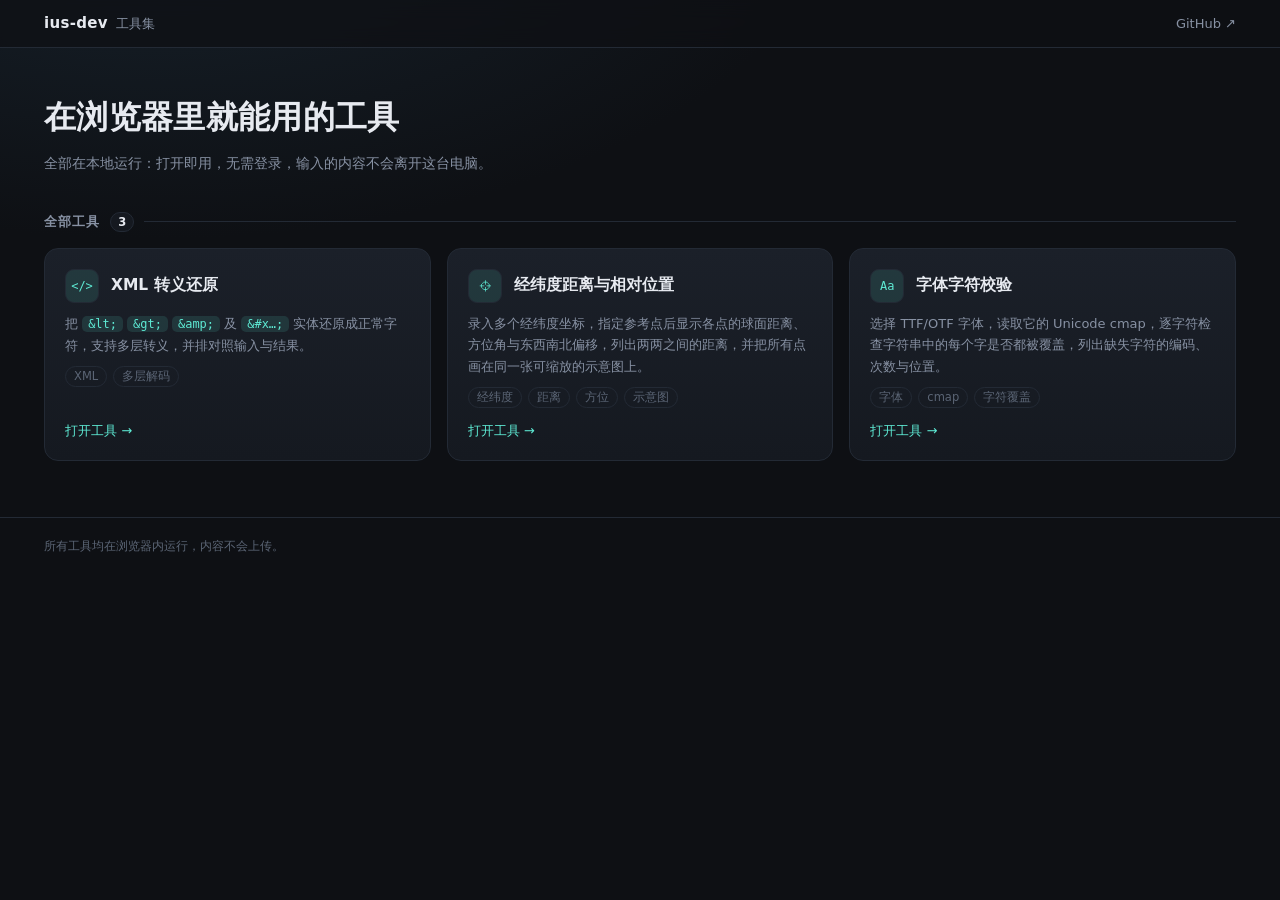
<file: index.html>
<!DOCTYPE html>
<html lang="zh-CN">
<head>
<meta charset="utf-8">
<meta name="viewport" content="width=device-width, initial-scale=1">
<title>ius-dev 工具集</title>
<meta name="description" content="一组在浏览器本地运行的小工具，内容不上传、不留存。">
<link rel="icon" href="assets/favicon.svg" type="image/svg+xml">
<link rel="stylesheet" href="assets/style.css">
</head>
<body>

<header class="site-header">
  <div class="wrap">
    <a class="brand" href="./">ius-dev <span>工具集</span></a>
    <a class="nav-back" href="https://github.com/ius-dev" target="_blank" rel="noopener">GitHub ↗</a>
  </div>
</header>

<main class="wrap">

  <section class="hero">
    <h1>在浏览器里就能用的工具</h1>
    <p>全部在本地运行：打开即用，无需登录，输入的内容不会离开这台电脑。</p>
  </section>

  <h2 class="section-title">全部工具 <span class="count">3</span></h2>

  <ul class="tool-grid">
    <li>
      <a class="tool-card" href="tools/xml-unescape.html">
        <div class="tool-card-head">
          <span class="tool-icon" aria-hidden="true">&lt;/&gt;</span>
          <h3>XML 转义还原</h3>
        </div>
        <p>把 <code>&amp;lt;</code> <code>&amp;gt;</code> <code>&amp;amp;</code> 及 <code>&amp;#x…;</code> 实体还原成正常字符，支持多层转义，并排对照输入与结果。</p>
        <div class="tool-tags">
          <span>XML</span>
          <span>多层解码</span>
        </div>
        <span class="tool-enter">打开工具 →</span>
      </a>
    </li>
    <li>
      <a class="tool-card" href="tools/coord-distance.html">
        <div class="tool-card-head">
          <span class="tool-icon" aria-hidden="true">⌖</span>
          <h3>经纬度距离与相对位置</h3>
        </div>
        <p>录入多个经纬度坐标，指定参考点后显示各点的球面距离、方位角与东西南北偏移，列出两两之间的距离，并把所有点画在同一张可缩放的示意图上。</p>
        <div class="tool-tags">
          <span>经纬度</span>
          <span>距离</span>
          <span>方位</span>
          <span>示意图</span>
        </div>
        <span class="tool-enter">打开工具 →</span>
      </a>
    </li>
    <li>
      <a class="tool-card" href="tools/font-char-check.html">
        <div class="tool-card-head">
          <span class="tool-icon" aria-hidden="true">Aa</span>
          <h3>字体字符校验</h3>
        </div>
        <p>选择 TTF/OTF 字体，读取它的 Unicode cmap，逐字符检查字符串中的每个字是否都被覆盖，列出缺失字符的编码、次数与位置。</p>
        <div class="tool-tags">
          <span>字体</span>
          <span>cmap</span>
          <span>字符覆盖</span>
        </div>
        <span class="tool-enter">打开工具 →</span>
      </a>
    </li>
  </ul>

</main>

<footer class="site-footer">
  <div class="wrap">
    <p>所有工具均在浏览器内运行，内容不会上传。</p>
  </div>
</footer>

</body>
</html>
</file>
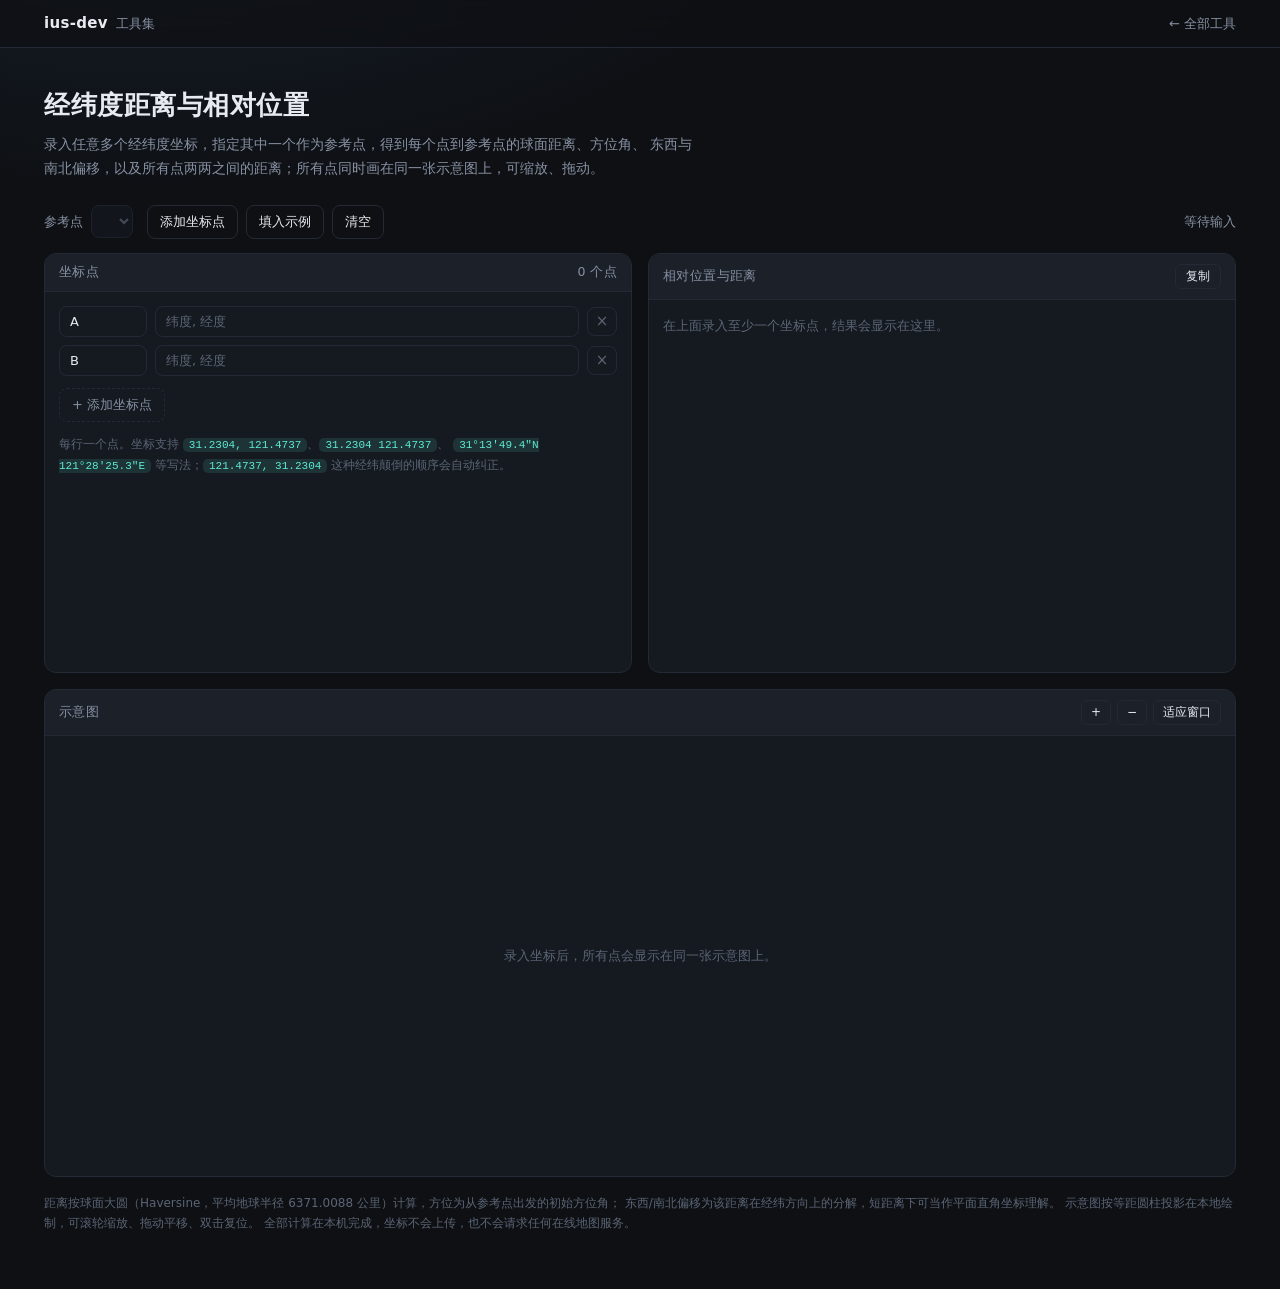
<file: tools/coord-distance.html>
<!DOCTYPE html>
<html lang="zh-CN">
<head>
<meta charset="utf-8">
<meta name="viewport" content="width=device-width, initial-scale=1">
<title>经纬度距离与相对位置 · ius-dev 工具集</title>
<meta name="description" content="录入多个经纬度坐标，计算各点之间距离、相对参考点的方位角与东西南北偏移，全部在浏览器本地处理。">
<link rel="icon" href="../assets/favicon.svg" type="image/svg+xml">
<link rel="stylesheet" href="../assets/style.css">
</head>
<body>

<header class="site-header">
  <div class="wrap">
    <a class="brand" href="../">ius-dev <span>工具集</span></a>
    <a class="nav-back" href="../">← 全部工具</a>
  </div>
</header>

<main class="wrap">

  <header class="tool-head">
    <h1>经纬度距离与相对位置</h1>
    <p>
      录入任意多个经纬度坐标，指定其中一个作为参考点，得到每个点到参考点的球面距离、方位角、
      东西与南北偏移，以及所有点两两之间的距离；所有点同时画在同一张示意图上，可缩放、拖动。
    </p>
  </header>

  <section class="toolbar">
    <label for="origin">
      参考点
      <select id="origin"></select>
    </label>
    <div class="actions">
      <button id="add" type="button">添加坐标点</button>
      <button id="sample" type="button">填入示例</button>
      <button id="clear" type="button">清空</button>
    </div>
    <div class="status" id="status">等待输入</div>
  </section>

  <section class="panes">
    <div class="pane">
      <div class="pane-head">
        <span>坐标点</span>
        <span class="meta"><span id="count">0 个点</span></span>
      </div>
      <div class="pane-body">
        <div class="field-rows" id="rows"></div>
        <button id="add2" class="field-add" type="button">+ 添加坐标点</button>
        <p class="pane-hint">
          每行一个点。坐标支持 <code>31.2304, 121.4737</code>、<code>31.2304 121.4737</code>、
          <code>31°13'49.4"N 121°28'25.3"E</code> 等写法；<code>121.4737, 31.2304</code>
          这种经纬颠倒的顺序会自动纠正。
        </p>
      </div>
    </div>
    <div class="pane">
      <div class="pane-head">
        <span>相对位置与距离</span>
        <span class="meta">
          <button id="copy" class="copy" type="button">复制</button>
        </span>
      </div>
      <div class="pane-body" id="results"></div>
    </div>
  </section>

  <section class="pane map-pane">
    <div class="pane-head">
      <span>示意图</span>
      <span class="meta">
        <span class="zoom-group">
          <button id="zoomIn" type="button" title="放大" aria-label="放大">+</button>
          <button id="zoomOut" type="button" title="缩小" aria-label="缩小">−</button>
          <button id="zoomFit" type="button">适应窗口</button>
        </span>
      </span>
    </div>
    <div class="map-stage" id="mapStage">
      <svg id="map" xmlns="http://www.w3.org/2000/svg" role="img" aria-label="坐标点示意图"></svg>
      <p class="map-empty" id="mapEmpty">录入坐标后，所有点会显示在同一张示意图上。</p>
    </div>
  </section>

  <footer class="tool-footer">
    距离按球面大圆（Haversine，平均地球半径 6371.0088 公里）计算，方位为从参考点出发的初始方位角；
    东西/南北偏移为该距离在经纬方向上的分解，短距离下可当作平面直角坐标理解。
    示意图按等距圆柱投影在本地绘制，可滚轮缩放、拖动平移、双击复位。
    全部计算在本机完成，坐标不会上传，也不会请求任何在线地图服务。
  </footer>

</main>

<script>
(function () {
  'use strict';

  var EARTH_R = 6371008.8;
  var M_PER_DEG = Math.PI * EARTH_R / 180;   // ≈ 111194.9 米
  var DIRS = ['北', '北北东', '东北', '东北东', '东', '东南东', '东南', '南南东',
              '南', '南南西', '西南', '西南西', '西', '西北西', '西北', '北北西'];

  var SAMPLE = [
    ['人民广场', '31.2304, 121.4737'],
    ['外滩', '31.2397, 121.4903'],
    ['陆家嘴', '31.2397, 121.4998'],
    ['虹桥火车站', '31.1946, 121.3196']
  ];

  function toRad(deg) { return deg * Math.PI / 180; }

  /* ---------- 坐标解析 ---------- */

  // 单个数值段：支持 31.2304 / 31°13'49.4" / 带 N S E W 后缀
  function parseChunk(chunk) {
    var nums = chunk.match(/-?\d+(?:\.\d+)?/g);
    if (!nums || nums.length > 3) { return null; }
    var hemi = (chunk.match(/[NSEWnsew]/) || [''])[0].toUpperCase();
    var negative = /^\s*-/.test(chunk) || hemi === 'S' || hemi === 'W';
    var scale = [1, 60, 3600];
    var value = 0;
    for (var i = 0; i < nums.length; i++) {
      value += Math.abs(parseFloat(nums[i])) / scale[i];
    }
    return negative ? -value : value;
  }

  function parseCoords(text) {
    var s = String(text).replace(/[，、；;]/g, ',').replace(/\s+/g, ' ').trim();
    if (!s) { return null; }
    // 半球字母与其后的数值之间补逗号，兼容 31.2N 121.4E、31°13'49"N 121°28'25"E
    s = s.replace(/([NSEWnsew])(?= ?-?\d)/g, '$1,');

    function splitBy(sep) {
      return s.split(sep).map(function (part) { return part.trim(); })
        .filter(function (part) { return part !== ''; });
    }

    var chunks = splitBy(',');
    if (chunks.length !== 2) { chunks = splitBy(' '); }
    if (chunks.length !== 2) { return null; }

    var first = parseChunk(chunks[0]);
    var second = parseChunk(chunks[1]);
    if (first === null || second === null) { return null; }

    var h1 = (chunks[0].match(/[NSEWnsew]/) || [''])[0].toUpperCase();
    var h2 = (chunks[1].match(/[NSEWnsew]/) || [''])[0].toUpperCase();

    var lat = first;
    var lng = second;
    if (h1 === 'E' || h1 === 'W' || h2 === 'N' || h2 === 'S') {
      lat = second;
      lng = first;
    } else if (Math.abs(lat) > 90 && Math.abs(lng) <= 90) {
      lat = second;
      lng = first;
    }

    if (!isFinite(lat) || !isFinite(lng)) { return null; }
    if (Math.abs(lat) > 90 || Math.abs(lng) > 180) { return null; }
    return { lat: lat, lng: lng };
  }

  /* ---------- 几何计算 ---------- */

  function distance(a, b) {
    var dLat = toRad(b.lat - a.lat);
    var dLng = toRad(b.lng - a.lng);
    var h = Math.sin(dLat / 2) * Math.sin(dLat / 2)
      + Math.cos(toRad(a.lat)) * Math.cos(toRad(b.lat)) * Math.sin(dLng / 2) * Math.sin(dLng / 2);
    return 2 * EARTH_R * Math.asin(Math.min(1, Math.sqrt(h)));
  }

  function bearing(a, b) {
    var p1 = toRad(a.lat);
    var p2 = toRad(b.lat);
    var dl = toRad(b.lng - a.lng);
    var y = Math.sin(dl) * Math.cos(p2);
    var x = Math.cos(p1) * Math.sin(p2) - Math.sin(p1) * Math.cos(p2) * Math.cos(dl);
    return (Math.atan2(y, x) * 180 / Math.PI + 360) % 360;
  }

  function dirName(deg) {
    return DIRS[Math.round((((deg % 360) + 360) % 360) / 22.5) % 16];
  }

  // 同时给出距离、方位与东西/南北偏移
  function relation(a, b) {
    var d = distance(a, b);
    if (d < 0.5) {
      return { dist: d, bearing: null, dir: '同一点', east: 0, north: 0 };
    }
    var brg = bearing(a, b);
    return {
      dist: d,
      bearing: brg,
      dir: dirName(brg),
      east: d * Math.sin(toRad(brg)),
      north: d * Math.cos(toRad(brg))
    };
  }

  /* ---------- 格式化 ---------- */

  function fmtDist(m) {
    if (!isFinite(m)) { return '—'; }
    if (m < 1) { return m.toFixed(2) + ' 米'; }
    if (m < 1000) { return m.toFixed(1) + ' 米'; }
    if (m < 10000) { return (m / 1000).toFixed(2) + ' 公里'; }
    if (m < 100000) { return (m / 1000).toFixed(1) + ' 公里'; }
    return Math.round(m / 1000).toLocaleString('zh-CN') + ' 公里';
  }

  function fmtOffset(m) {
    if (Math.abs(m) < 0.5) { return '0'; }
    return (m > 0 ? '+' : '−') + fmtDist(Math.abs(m));
  }

  function fmtBearing(rel) {
    return rel.bearing === null ? '—' : rel.bearing.toFixed(1) + '°';
  }

  function fmtCoord(p) {
    return p.lat.toFixed(6) + ', ' + p.lng.toFixed(6);
  }

  function fmtShortDist(m) {
    if (m >= 1000) {
      var km = m / 1000;
      return (km >= 10 ? km.toFixed(0) : km.toFixed(1)) + ' 公里';
    }
    if (m < 1) { return (m * 100).toFixed(m * 100 < 10 ? 1 : 0) + ' 厘米'; }
    return (m >= 10 ? Math.round(m) : m.toFixed(1)) + ' 米';
  }

  // 取 1 / 2 / 5 × 10ⁿ 的“整齐”刻度
  function niceStep(rough) {
    if (!isFinite(rough) || rough <= 0) { return 1; }
    var pow = Math.pow(10, Math.floor(Math.log(rough) / Math.LN10));
    var n = rough / pow;
    var mult = n <= 1 ? 1 : n <= 2 ? 2 : n <= 5 ? 5 : 10;
    return mult * pow;
  }

  function decimalsFor(step) {
    var d = Math.ceil(-Math.log(step) / Math.LN10);
    return Math.max(0, Math.min(6, d));
  }

  function esc(text) {
    return String(text).replace(/[&<>"']/g, function (c) {
      return { '&': '&amp;', '<': '&lt;', '>': '&gt;', '"': '&quot;', "'": '&#39;' }[c];
    });
  }

  /* ---------- 页面状态 ---------- */

  var els = {
    rows: document.getElementById('rows'),
    origin: document.getElementById('origin'),
    results: document.getElementById('results'),
    status: document.getElementById('status'),
    count: document.getElementById('count'),
    copy: document.getElementById('copy'),
    add: document.getElementById('add'),
    add2: document.getElementById('add2'),
    sample: document.getElementById('sample'),
    clear: document.getElementById('clear'),
    stage: document.getElementById('mapStage'),
    svg: document.getElementById('map'),
    mapEmpty: document.getElementById('mapEmpty'),
    zoomIn: document.getElementById('zoomIn'),
    zoomOut: document.getElementById('zoomOut'),
    zoomFit: document.getElementById('zoomFit')
  };

  var snapshot = null;
  var originSignature = '';
  var mapView = { z: 1, panX: 0, panY: 0 };
  var mapData = null;
  var mapGeom = null;

  function rowNodes() {
    return Array.prototype.slice.call(els.rows.querySelectorAll('.field-row'));
  }

  function nextName() {
    var n = els.rows.children.length;
    return n < 26 ? String.fromCharCode(65 + n) : '点 ' + (n + 1);
  }

  function addRow(name, value, focus) {
    var row = document.createElement('div');
    row.className = 'field-row';
    row.innerHTML = '<input class="coord-name" type="text" placeholder="名称" spellcheck="false">'
      + '<input class="coord-value" type="text" placeholder="纬度, 经度" spellcheck="false">'
      + '<button class="row-remove" type="button" title="删除这个点" aria-label="删除这个点">×</button>';
    row.querySelector('.coord-name').value = name || nextName();
    row.querySelector('.coord-value').value = value || '';
    els.rows.appendChild(row);
    if (focus) { row.querySelector('.coord-value').focus(); }
    return row;
  }

  function collectPoints() {
    var points = [];
    var bad = [];
    rowNodes().forEach(function (row, i) {
      var valueEl = row.querySelector('.coord-value');
      var nameEl = row.querySelector('.coord-name');
      var raw = valueEl.value.trim();
      valueEl.classList.remove('invalid');
      if (!raw) { return; }
      var parsed = parseCoords(raw);
      if (!parsed) {
        valueEl.classList.add('invalid');
        bad.push(i + 1);
        return;
      }
      points.push({
        name: nameEl.value.trim() || ('点 ' + (points.length + 1)),
        lat: parsed.lat,
        lng: parsed.lng
      });
    });
    return { points: points, bad: bad };
  }

  function buildSnapshot(points, originIndex) {
    var origin = points[originIndex];
    var rel = points.map(function (p, i) {
      if (i === originIndex) {
        return {
          name: p.name, coord: fmtCoord(p), isRef: true,
          dist: '—', bearing: '—', dir: '参考点', east: '—', north: '—'
        };
      }
      var r = relation(origin, p);
      return {
        name: p.name, coord: fmtCoord(p), isRef: false,
        dist: fmtDist(r.dist), bearing: fmtBearing(r), dir: r.dir,
        east: fmtOffset(r.east), north: fmtOffset(r.north)
      };
    });

    var pairs = [];
    for (var i = 0; i < points.length; i++) {
      for (var j = i + 1; j < points.length; j++) {
        var r = relation(points[i], points[j]);
        pairs.push({
          a: points[i].name,
          b: points[j].name,
          dist: fmtDist(r.dist),
          bearing: fmtBearing(r),
          dir: r.dir
        });
      }
    }

    return {
      origin: { name: origin.name, coord: fmtCoord(origin) },
      rel: rel,
      pairs: pairs
    };
  }

  /* ---------- 结果渲染 ---------- */

  function buildTable(title, head, body) {
    var block = document.createElement('div');
    var h = document.createElement('h4');
    h.textContent = title;
    block.appendChild(h);

    var wrap = document.createElement('div');
    wrap.className = 'table-wrap';

    var table = document.createElement('table');
    table.className = 'data-table';

    var thead = document.createElement('thead');
    var headRow = document.createElement('tr');
    head.forEach(function (text) {
      var th = document.createElement('th');
      th.textContent = text;
      headRow.appendChild(th);
    });
    thead.appendChild(headRow);
    table.appendChild(thead);

    var tbody = document.createElement('tbody');
    body.forEach(function (cells) {
      var tr = document.createElement('tr');
      cells.forEach(function (cell) {
        var td = document.createElement('td');
        var conf = typeof cell === 'string' ? { text: cell } : cell;
        td.textContent = conf.text;
        if (conf.num) { td.className = 'num'; }
        else if (conf.cls) { td.className = conf.cls; }
        tr.appendChild(td);
      });
      tbody.appendChild(tr);
    });
    table.appendChild(tbody);

    wrap.appendChild(table);
    block.appendChild(wrap);
    return block;
  }

  function renderResults(snap) {
    els.results.innerHTML = '';

    if (!snap) {
      var empty = document.createElement('p');
      empty.className = 'placeholder-text';
      empty.textContent = '在上面录入至少一个坐标点，结果会显示在这里。';
      els.results.appendChild(empty);
      return;
    }

    var refLine = document.createElement('p');
    refLine.className = 'placeholder-text';
    refLine.textContent = '参考点：' + snap.origin.name + '（' + snap.origin.coord + '）';
    els.results.appendChild(refLine);

    els.results.appendChild(buildTable(
      '到参考点的距离与方位',
      ['点', '距离', '方位', '东西偏移', '南北偏移'],
      snap.rel.map(function (r) {
        var cls = r.isRef ? 'is-ref' : '';
        return [
          { text: r.name, cls: cls },
          { text: r.dist, cls: cls },
          { text: r.isRef ? r.dir : r.bearing + ' ' + r.dir, cls: cls },
          { text: r.east, cls: cls },
          { text: r.north, cls: cls }
        ];
      })
    ));

    if (snap.pairs.length) {
      els.results.appendChild(buildTable(
        '两点之间距离',
        ['起点', '终点', '距离', '方位（起点→终点）'],
        snap.pairs.map(function (p) {
          return [p.a, p.b, p.dist, p.bearing + ' ' + p.dir];
        })
      ));
    }
  }

  function buildText(snap) {
    var out = ['参考点：' + snap.origin.name + '（' + snap.origin.coord + '）', '', '到参考点的距离与方位'];
    snap.rel.forEach(function (r) {
      if (r.isRef) { return; }
      out.push('- ' + r.name + '：' + r.dist + '，方位角 ' + r.bearing + '（' + r.dir + '）'
        + '，东西 ' + r.east + '，南北 ' + r.north);
    });
    if (snap.pairs.length) {
      out.push('', '两点之间距离');
      snap.pairs.forEach(function (p) {
        out.push('- ' + p.a + ' → ' + p.b + '：' + p.dist + '，方位角 ' + p.bearing + '（' + p.dir + '）');
      });
    }
    return out.join('\n');
  }

  /* ---------- 示意图（本地 SVG） ---------- */

  // 等距圆柱投影：以所有点的经纬度均值为原点，x 为东向米数，y 为北向米数
  function projectPoints(points) {
    var lat0 = 0;
    var lng0 = 0;
    points.forEach(function (p) { lat0 += p.lat; lng0 += p.lng; });
    lat0 /= points.length;
    lng0 /= points.length;
    var kx = M_PER_DEG * Math.cos(toRad(lat0));
    return {
      lat0: lat0,
      lng0: lng0,
      kx: kx,
      pts: points.map(function (p) {
        return {
          name: p.name, lat: p.lat, lng: p.lng,
          x: (p.lng - lng0) * kx,
          y: -(p.lat - lat0) * M_PER_DEG
        };
      })
    };
  }

  function drawMap() {
    var stage = els.stage;
    var W = Math.max(120, stage.clientWidth || 600);
    var H = Math.max(120, stage.clientHeight || 420);

    if (!mapData || !mapData.points.length) {
      els.svg.innerHTML = '';
      els.svg.setAttribute('viewBox', '0 0 ' + W + ' ' + H);
      mapGeom = null;
      els.mapEmpty.hidden = false;
      return;
    }
    els.mapEmpty.hidden = true;

    var proj = projectPoints(mapData.points);
    var pts = proj.pts;
    var originIndex = mapData.originIndex;

    var xs = pts.map(function (p) { return p.x; });
    var ys = pts.map(function (p) { return p.y; });
    var minX = Math.min.apply(null, xs);
    var maxX = Math.max.apply(null, xs);
    var minY = Math.min.apply(null, ys);
    var maxY = Math.max.apply(null, ys);
    var MIN_SPAN = 60;                    // 单点或重合点时给个可读的最小范围（米）
    var spanX = Math.max(maxX - minX, MIN_SPAN);
    var spanY = Math.max(maxY - minY, MIN_SPAN);
    var cx = (minX + maxX) / 2;
    var cy = (minY + maxY) / 2;

    var pad = 62;
    var base = Math.min((W - 2 * pad) / spanX, (H - 2 * pad) / spanY);
    if (!isFinite(base) || base <= 0) { base = 1; }
    var s = base * mapView.z;             // 当前像素/米

    function px(x) { return W / 2 + (x - cx) * s + mapView.panX; }
    function py(y) { return H / 2 + (y - cy) * s + mapView.panY; }

    mapGeom = {
      W: W, H: H, base: base, cx: cx, cy: cy,
      kx: proj.kx, lat0: proj.lat0, lng0: proj.lng0
    };

    var out = [];

    /* 经纬网 */
    var pxPerLatDeg = s * M_PER_DEG;
    var pxPerLngDeg = s * proj.kx;
    var stepLat = niceStep(78 / pxPerLatDeg);
    var stepLng = niceStep(78 / pxPerLngDeg);
    var latDec = decimalsFor(stepLat);
    var lngDec = decimalsFor(stepLng);

    var latTop = proj.lat0 - (cy + (0 - H / 2 - mapView.panY) / s) / M_PER_DEG;
    var latBottom = proj.lat0 - (cy + (H - H / 2 - mapView.panY) / s) / M_PER_DEG;
    var lngLeft = proj.lng0 + (cx + (0 - W / 2 - mapView.panX) / s) / proj.kx;
    var lngRight = proj.lng0 + (cx + (W - W / 2 - mapView.panX) / s) / proj.kx;

    var grid = [];
    for (var lng = Math.ceil(lngLeft / stepLng) * stepLng; lng <= lngRight; lng += stepLng) {
      var gx = px((lng - proj.lng0) * proj.kx);
      grid.push('<line x1="' + gx.toFixed(1) + '" y1="0" x2="' + gx.toFixed(1) + '" y2="' + H + '"/>');
      grid.push('<text x="' + (gx + 3).toFixed(1) + '" y="14" text-anchor="start">'
        + lng.toFixed(lngDec) + '°</text>');
    }
    for (var lat = Math.ceil(latBottom / stepLat) * stepLat; lat <= latTop; lat += stepLat) {
      var gy = py(-(lat - proj.lat0) * M_PER_DEG);
      grid.push('<line x1="0" y1="' + gy.toFixed(1) + '" x2="' + W + '" y2="' + gy.toFixed(1) + '"/>');
      grid.push('<text x="6" y="' + (gy - 4).toFixed(1) + '" text-anchor="start">'
        + lat.toFixed(latDec) + '°</text>');
    }
    out.push('<g class="map-grid">' + grid.join('') + '</g>');

    /* 参考点到各点的连线 */
    var origin = pts[originIndex];
    var ox = px(origin.x);
    var oy = py(origin.y);
    var links = [];
    pts.forEach(function (p, i) {
      if (i === originIndex) { return; }
      var d = distance(origin, p);
      if (d < 0.5) { return; }
      var l = { x1: ox, y1: oy, x2: px(p.x), y2: py(p.y), dist: d };
      links.push(l);
      out.push('<line class="map-link" x1="' + l.x1.toFixed(1) + '" y1="' + l.y1.toFixed(1)
        + '" x2="' + l.x2.toFixed(1) + '" y2="' + l.y2.toFixed(1) + '"/>');
    });

    /* 标签避让用的占位框 */
    var markers = pts.map(function (p) { return { x: px(p.x), y: py(p.y) }; });
    var placed = markers.map(function (m) { return { x: m.x - 7, y: m.y - 7, w: 14, h: 14 }; });

    function textWidth(text) {
      var w = 0;
      for (var i = 0; i < text.length; i++) {
        w += text.charCodeAt(i) > 0x2e80 ? 12 : 6.4;
      }
      return w;
    }

    function hits(box) {
      for (var i = 0; i < placed.length; i++) {
        var o = placed[i];
        if (box.x < o.x + o.w && box.x + box.w > o.x && box.y < o.y + o.h && box.y + box.h > o.y) {
          return true;
        }
      }
      return false;
    }

    // 名称标签：优先放在点右侧，被占用则依次换方向、换行位
    function placeName(x, y, text) {
      var w = textWidth(text);
      var flip = x > W - 110 ? -1 : 1;
      var offs = [
        [10, 4, 'start'], [10, -14, 'start'], [10, 22, 'start'],
        [0, 21, 'middle'], [0, -9, 'middle'],
        [-10, 4, 'end'], [-10, -14, 'end'], [-10, 22, 'end'],
        [0, 38, 'middle'], [0, -26, 'middle']
      ];
      for (var i = 0; i < offs.length; i++) {
        var dx = offs[i][0] * flip;
        var dy = offs[i][1];
        var anchor = offs[i][2];
        if (flip < 0) { anchor = anchor === 'start' ? 'end' : anchor === 'end' ? 'start' : anchor; }
        var tx = x + dx;
        var bx = anchor === 'start' ? tx : anchor === 'end' ? tx - w : tx - w / 2;
        var box = { x: bx, y: y + dy - 10, w: w, h: 14 };
        if (!hits(box)) {
          placed.push(box);
          return { anchor: anchor, tx: tx, ty: y + dy };
        }
      }
      placed.push({ x: x + 10, y: y - 10, w: w, h: 14 });
      return { anchor: 'start', tx: x + 10, ty: y + 4 };
    }

    var nameLabels = [];
    var order = [originIndex].concat(pts.map(function (p, i) { return i; })
      .filter(function (i) { return i !== originIndex; }));
    order.forEach(function (i) {
      var text = pts[i].name + (i === originIndex ? '（参考）' : '');
      nameLabels[i] = placeName(markers[i].x, markers[i].y, text);
    });

    /* 各点 */
    pts.forEach(function (p, i) {
      var m = markers[i];
      var lab = nameLabels[i];
      var isRef = i === originIndex;
      out.push('<g class="map-point' + (isRef ? ' ref' : '') + '">'
        + '<title>' + esc(p.name + ' · ' + fmtCoord(p)) + '</title>'
        + '<circle cx="' + m.x.toFixed(1) + '" cy="' + m.y.toFixed(1) + '" r="'
        + (isRef ? 6 : 4.5) + '"/>'
        + '<text x="' + lab.tx.toFixed(1) + '" y="' + lab.ty.toFixed(1) + '" text-anchor="'
        + lab.anchor + '">' + esc(p.name) + (isRef ? '（参考）' : '') + '</text>'
        + '</g>');
    });

    /* 连线上的距离文字（靠目标点一侧，避开参考点处的名称堆叠） */
    links.forEach(function (l) {
      var text = fmtDist(l.dist);
      var w = textWidth(text);
      var vx = l.x2 - l.x1;
      var vy = l.y2 - l.y1;
      var len = Math.sqrt(vx * vx + vy * vy) || 1;
      // 连线太短时文字必然压在点上，留给表格显示，放大后再出现
      if (len < 45) { return; }
      var nx = -vy / len;
      var ny = vx / len;
      var pick = null;
      [[0.62, 12], [0.62, -12], [0.45, 12], [0.45, -12], [0.78, 12], [0.78, -12],
       [0.62, 30], [0.62, -30]].some(function (cand) {
        var mx = l.x1 + vx * cand[0];
        var my = l.y1 + vy * cand[0];
        var off = cand[1];
        var box = { x: mx + nx * off - w / 2, y: my + ny * off - 8, w: w, h: 14 };
        if (!hits(box)) {
          pick = box;
          return true;
        }
        return false;
      });
      if (!pick) {
        var fx = l.x1 + vx * 0.62;
        var fy = l.y1 + vy * 0.62;
        pick = { x: fx - w / 2, y: fy - 8, w: w, h: 14 };
      }
      placed.push(pick);
      out.push('<text class="map-dist" x="' + (pick.x + w / 2).toFixed(1) + '" y="'
        + (pick.y + 11).toFixed(1) + '" text-anchor="middle">' + esc(text) + '</text>');
    });

    /* 比例尺 */
    var barMeters = niceStep(120 / s);
    var barPx = barMeters * s;
    var barX = 18;
    var barY = H - 20;
    out.push('<g class="map-scale">'
      + '<line x1="' + barX + '" y1="' + barY + '" x2="' + (barX + barPx).toFixed(1) + '" y2="' + barY + '"/>'
      + '<line x1="' + barX + '" y1="' + (barY - 4) + '" x2="' + barX + '" y2="' + (barY + 4) + '"/>'
      + '<line x1="' + (barX + barPx).toFixed(1) + '" y1="' + (barY - 4) + '" x2="'
      + (barX + barPx).toFixed(1) + '" y2="' + (barY + 4) + '"/>'
      + '<text x="' + barX + '" y="' + (barY - 8) + '" text-anchor="start">'
      + esc(fmtShortDist(barMeters)) + '</text>'
      + '</g>');

    /* 指北针 */
    var nx = W - 26;
    var ny = 34;
    out.push('<g class="map-north">'
      + '<path d="M' + nx + ' ' + (ny - 12) + ' L' + (nx + 5.5) + ' ' + (ny + 6) + ' L' + nx + ' '
      + (ny + 1.5) + ' L' + (nx - 5.5) + ' ' + (ny + 6) + ' Z"/>'
      + '<text x="' + nx + '" y="' + (ny + 20) + '" text-anchor="middle">N</text>'
      + '</g>');

    els.svg.setAttribute('viewBox', '0 0 ' + W + ' ' + H);
    els.svg.innerHTML = out.join('');
  }

  /* 缩放：以 (mx, my) 为不动点，默认视口中心 */
  function zoomAbout(factor, mx, my) {
    if (!mapGeom) { return; }
    var g = mapGeom;
    if (mx === undefined) { mx = g.W / 2; }
    if (my === undefined) { my = g.H / 2; }
    var s = g.base * mapView.z;
    var anchorX = g.cx + (mx - g.W / 2 - mapView.panX) / s;
    var anchorY = g.cy + (my - g.H / 2 - mapView.panY) / s;
    var z = Math.min(80, Math.max(0.3, mapView.z * factor));
    var s2 = g.base * z;
    mapView.z = z;
    mapView.panX = mx - g.W / 2 - (anchorX - g.cx) * s2;
    mapView.panY = my - g.H / 2 - (anchorY - g.cy) * s2;
    drawMap();
  }

  function resetMapView() {
    mapView.z = 1;
    mapView.panX = 0;
    mapView.panY = 0;
  }

  var drag = null;

  els.svg.addEventListener('wheel', function (event) {
    if (!mapGeom) { return; }
    event.preventDefault();
    var rect = els.svg.getBoundingClientRect();
    var factor = Math.exp(-event.deltaY * 0.0015);
    zoomAbout(factor, event.clientX - rect.left, event.clientY - rect.top);
  }, { passive: false });

  els.svg.addEventListener('pointerdown', function (event) {
    if (!mapGeom || event.button !== 0) { return; }
    drag = { id: event.pointerId, x: event.clientX, y: event.clientY };
    els.svg.classList.add('dragging');
    if (els.svg.setPointerCapture) { els.svg.setPointerCapture(event.pointerId); }
  });

  els.svg.addEventListener('pointermove', function (event) {
    if (!drag || event.pointerId !== drag.id) { return; }
    mapView.panX += event.clientX - drag.x;
    mapView.panY += event.clientY - drag.y;
    drag.x = event.clientX;
    drag.y = event.clientY;
    drawMap();
  });

  function endDrag(event) {
    if (!drag) { return; }
    if (els.svg.releasePointerCapture && event.pointerId === drag.id) {
      els.svg.releasePointerCapture(drag.id);
    }
    drag = null;
    els.svg.classList.remove('dragging');
  }

  els.svg.addEventListener('pointerup', endDrag);
  els.svg.addEventListener('pointercancel', endDrag);
  els.svg.addEventListener('dblclick', function () {
    resetMapView();
    drawMap();
  });

  els.zoomIn.addEventListener('click', function () { zoomAbout(1.5); });
  els.zoomOut.addEventListener('click', function () { zoomAbout(1 / 1.5); });
  els.zoomFit.addEventListener('click', function () {
    resetMapView();
    drawMap();
  });

  window.addEventListener('resize', drawMap);

  /* ---------- 主流程 ---------- */

  function render() {
    var data = collectPoints();
    var points = data.points;

    var signature = points.map(function (p) { return p.name + '@' + p.lat + ',' + p.lng; }).join('|');
    if (signature !== originSignature) {
      var previous = els.origin.value;
      els.origin.innerHTML = '';
      points.forEach(function (p, i) {
        var opt = document.createElement('option');
        opt.value = String(i);
        opt.textContent = (i + 1) + '. ' + p.name;
        els.origin.appendChild(opt);
      });
      var keep = Number(previous);
      els.origin.value = String(keep >= 0 && keep < points.length ? keep : 0);
      originSignature = signature;
      resetMapView();
    }
    if (!points.length) { els.origin.value = ''; }
    els.origin.disabled = points.length < 2;

    var originIndex = Number(els.origin.value);
    if (!(originIndex >= 0 && originIndex < points.length)) { originIndex = 0; }

    els.count.textContent = points.length + ' 个点';

    if (!points.length) {
      snapshot = null;
      mapData = null;
      renderResults(null);
      drawMap();
      els.copy.disabled = true;
      els.status.textContent = data.bad.length ? '坐标无法识别' : '等待输入';
      els.status.classList.remove('active');
      return;
    }

    snapshot = buildSnapshot(points, originIndex);
    mapData = { points: points, originIndex: originIndex };
    renderResults(snapshot);
    drawMap();
    els.copy.disabled = points.length < 2;

    var label = points.length + ' 个点 · 参考 ' + snapshot.origin.name;
    if (points.length === 1) { label += ' · 再加一个点即可比较'; }
    if (data.bad.length) { label += ' · 第 ' + data.bad.join('、') + ' 行坐标无法识别'; }
    els.status.textContent = label;
    els.status.classList.toggle('active', points.length >= 2 && !data.bad.length);
  }

  var copyTimer = null;
  function flashCopy(text) {
    els.copy.textContent = text;
    if (copyTimer) { clearTimeout(copyTimer); }
    copyTimer = setTimeout(function () { els.copy.textContent = '复制'; }, 1200);
  }

  function fallbackCopy(text) {
    var area = document.createElement('textarea');
    area.value = text;
    area.style.position = 'fixed';
    area.style.opacity = '0';
    document.body.appendChild(area);
    area.select();
    try {
      document.execCommand('copy');
      flashCopy('已复制');
    } catch (e) {
      flashCopy('复制失败');
    }
    document.body.removeChild(area);
  }

  function copyResult() {
    if (!snapshot) { return; }
    var text = buildText(snapshot);
    if (navigator.clipboard && navigator.clipboard.writeText) {
      navigator.clipboard.writeText(text).then(function () {
        flashCopy('已复制');
      }, function () {
        fallbackCopy(text);
      });
    } else {
      fallbackCopy(text);
    }
  }

  els.rows.addEventListener('input', render);
  els.origin.addEventListener('change', render);
  els.copy.addEventListener('click', copyResult);

  function addOne() {
    var row = addRow('', '', true);
    render();
    row.querySelector('.coord-value').scrollIntoView({ block: 'nearest' });
  }

  els.add.addEventListener('click', addOne);
  els.add2.addEventListener('click', addOne);

  els.rows.addEventListener('click', function (event) {
    var btn = event.target.closest ? event.target.closest('.row-remove') : null;
    if (!btn) { return; }
    btn.parentNode.remove();
    if (!els.rows.children.length) { addRow('', '', false); }
    render();
  });

  els.clear.addEventListener('click', function () {
    els.rows.innerHTML = '';
    addRow('', '', false);
    addRow('', '', false);
    originSignature = '';
    render();
    rowNodes()[0].querySelector('.coord-value').focus();
  });

  els.sample.addEventListener('click', function () {
    els.rows.innerHTML = '';
    SAMPLE.forEach(function (item) { addRow(item[0], item[1], false); });
    originSignature = '';
    render();
  });

  addRow('', '', false);
  addRow('', '', false);
  render();
})();
</script>
</body>
</html>
</file>
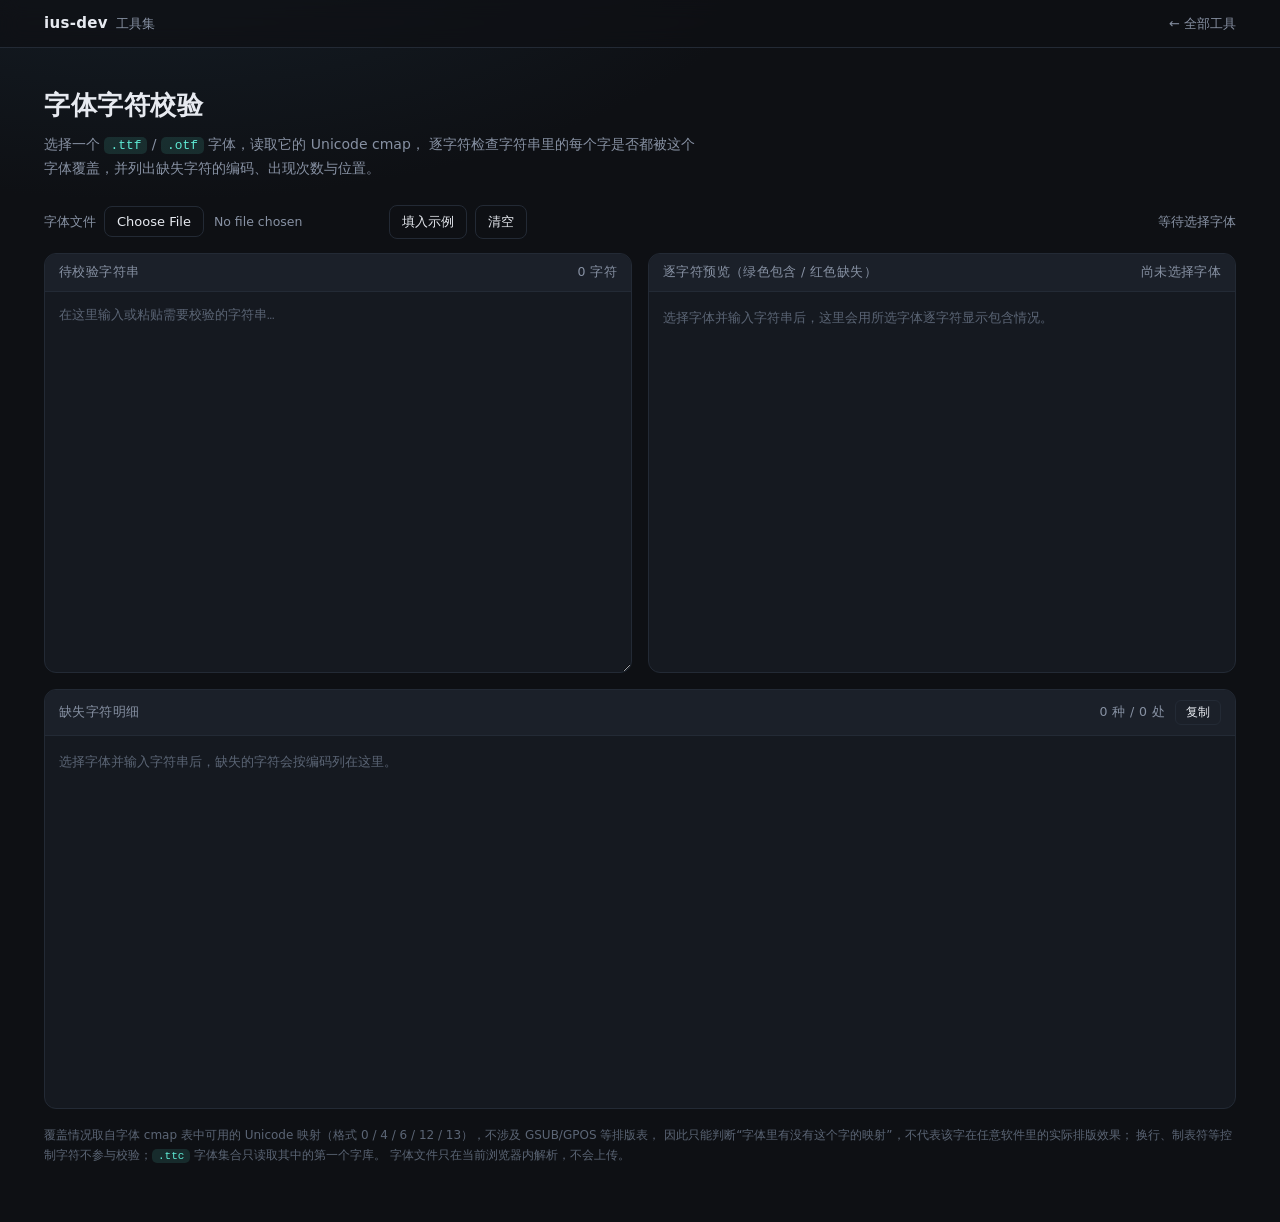
<file: tools/font-char-check.html>
<!DOCTYPE html>
<html lang="zh-CN">
<head>
<meta charset="utf-8">
<meta name="viewport" content="width=device-width, initial-scale=1">
<title>字体字符校验 · ius-dev 工具集</title>
<meta name="description" content="选择 TTF/OTF 字体，读取字体的 Unicode cmap，逐字符检查字符串中的每个字是否都在字体里，列出缺失字符的编码与位置，全部在浏览器本地处理。">
<link rel="icon" href="../assets/favicon.svg" type="image/svg+xml">
<link rel="stylesheet" href="../assets/style.css">
</head>
<body>

<header class="site-header">
  <div class="wrap">
    <a class="brand" href="../">ius-dev <span>工具集</span></a>
    <a class="nav-back" href="../">← 全部工具</a>
  </div>
</header>

<main class="wrap">

  <header class="tool-head">
    <h1>字体字符校验</h1>
    <p>
      选择一个 <code>.ttf</code> / <code>.otf</code> 字体，读取它的 Unicode cmap，
      逐字符检查字符串里的每个字是否都被这个字体覆盖，并列出缺失字符的编码、出现次数与位置。
    </p>
  </header>

  <section class="toolbar">
    <label for="fontFile">
      字体文件
      <input id="fontFile" type="file" accept=".ttf,.otf,.ttc,font/ttf,font/otf,font/collection">
    </label>
    <div class="actions">
      <button id="sample" type="button">填入示例</button>
      <button id="clear" type="button">清空</button>
    </div>
    <div class="status" id="status">等待选择字体</div>
  </section>

  <section class="panes">
    <div class="pane">
      <div class="pane-head">
        <span>待校验字符串</span>
        <span class="meta"><span id="charCount">0 字符</span></span>
      </div>
      <textarea id="input" spellcheck="false" placeholder="在这里输入或粘贴需要校验的字符串…"></textarea>
    </div>
    <div class="pane">
      <div class="pane-head">
        <span>逐字符预览（绿色包含 / 红色缺失）</span>
        <span class="meta"><span id="fontMeta">尚未选择字体</span></span>
      </div>
      <div class="pane-body">
        <p class="placeholder-text" id="previewEmpty">选择字体并输入字符串后，这里会用所选字体逐字符显示包含情况。</p>
        <div class="char-preview" id="preview" hidden></div>
      </div>
    </div>
  </section>

  <section class="pane pane-stack">
    <div class="pane-head">
      <span>缺失字符明细</span>
      <span class="meta">
        <span id="missingMeta">0 种 / 0 处</span>
        <button id="copy" class="copy" type="button">复制</button>
      </span>
    </div>
    <div class="pane-body" id="missingBody">
      <p class="placeholder-text" id="missingEmpty">选择字体并输入字符串后，缺失的字符会按编码列在这里。</p>
    </div>
  </section>

  <footer class="tool-footer">
    覆盖情况取自字体 cmap 表中可用的 Unicode 映射（格式 0 / 4 / 6 / 12 / 13），不涉及 GSUB/GPOS 等排版表，
    因此只能判断“字体里有没有这个字的映射”，不代表该字在任意软件里的实际排版效果；
    换行、制表符等控制字符不参与校验；<code>.ttc</code> 字体集合只读取其中的第一个字库。
    字体文件只在当前浏览器内解析，不会上传。
  </footer>

</main>

<script>
(function () {
  'use strict';

  /* ---------- sfnt / cmap 解析 ---------- */

  var PREFERRED_NAMES = [[3, 1, 0x0804], [3, 10, 0x0409], [3, 1, 0x0409], [1, 0, 0]];
  var MATERIALIZE_LIMIT = 300000;   // 码点总数在此以内时直接建成 Set，保证计数精确
  var PREVIEW_LIMIT = 20000;        // 预览最多渲染的字符数

  function readTag(view, offset) {
    return String.fromCharCode(
      view.getUint8(offset), view.getUint8(offset + 1),
      view.getUint8(offset + 2), view.getUint8(offset + 3)
    );
  }

  function parseTables(buffer) {
    if (buffer.byteLength < 12) {
      throw new Error('文件太小，不是有效的 TTF / OTF 字体。');
    }
    var view = new DataView(buffer);
    var signature = readTag(view, 0);
    var base = 0;

    if (signature === 'ttcf') {
      if (buffer.byteLength < 16) {
        throw new Error('字体集合（TTC）文件头不完整。');
      }
      base = view.getUint32(12);
      if (base + 12 > buffer.byteLength) {
        throw new Error('字体集合（TTC）指向的字库超出文件范围。');
      }
    } else if (signature === 'wOFF' || signature === 'wOF2') {
      throw new Error('暂不支持 WOFF / WOFF2，请使用未压缩的 TTF 或 OTF。');
    } else if (signature !== 'true' && signature !== 'OTTO' && view.getUint32(0) !== 0x00010000) {
      throw new Error('无法识别的字体格式，请选择 TTF 或 OTF 文件。');
    }

    var numTables = view.getUint16(base + 4);
    var tables = Object.create(null);
    for (var i = 0; i < numTables; i++) {
      var p = base + 12 + i * 16;
      if (p + 16 > buffer.byteLength) {
        throw new Error('字体表目录不完整，文件可能已损坏。');
      }
      tables[readTag(view, p)] = {
        offset: view.getUint32(p + 8),
        length: view.getUint32(p + 12)
      };
    }
    if (!tables.cmap) {
      throw new Error('字体中没有 cmap 表，无法判断字符覆盖情况。');
    }
    return { view: view, tables: tables };
  }

  function isUnicodeEncoding(platformID, encodingID) {
    if (platformID === 0) { return true; }
    return platformID === 3 && (encodingID === 0 || encodingID === 1 || encodingID === 10);
  }

  // cmap 格式 0：256 个单字节映射
  function format0(view, offset, limit) {
    if (offset + 6 + 256 > limit) { return null; }
    var arrayBase = offset + 6;
    return {
      size: 256,
      each: function (cb) {
        for (var code = 0; code < 256; code++) {
          if (view.getUint8(arrayBase + code) !== 0) { cb(code); }
        }
      },
      has: function (code) {
        return code < 256 && view.getUint8(arrayBase + code) !== 0;
      }
    };
  }

  // cmap 格式 4：BMP 分段映射
  function format4(view, offset, limit) {
    if (offset + 14 > limit) { return null; }
    var segCountX2 = view.getUint16(offset + 6);
    var segCount = segCountX2 >> 1;
    var endBase = offset + 14;
    var startBase = endBase + segCountX2 + 2;
    var deltaBase = startBase + segCountX2;
    var rangeBase = deltaBase + segCountX2;
    if (rangeBase + segCountX2 > limit) { return null; }

    function glyphAt(segment, code) {
      var start = view.getUint16(startBase + segment * 2);
      var delta = view.getInt16(deltaBase + segment * 2);
      var range = view.getUint16(rangeBase + segment * 2);
      var glyph;
      if (range === 0) {
        glyph = (code + delta) & 0xFFFF;
      } else {
        var index = rangeBase + segment * 2 + range + (code - start) * 2;
        if (index + 2 > limit) { return 0; }
        glyph = view.getUint16(index);
        if (glyph !== 0) { glyph = (glyph + delta) & 0xFFFF; }
      }
      return glyph;
    }

    var size = 0;
    for (var i = 0; i < segCount; i++) {
      var s = view.getUint16(startBase + i * 2);
      var e = view.getUint16(endBase + i * 2);
      if (e >= s && !(s === 0xFFFF && e === 0xFFFF)) { size += e - s + 1; }
    }

    return {
      size: size,
      each: function (cb) {
        for (var i = 0; i < segCount; i++) {
          var start = view.getUint16(startBase + i * 2);
          var end = view.getUint16(endBase + i * 2);
          for (var code = start; code <= end; code++) {
            if (code === 0xFFFF) { continue; }
            if (glyphAt(i, code) !== 0) { cb(code); }
          }
        }
      },
      has: function (code) {
        if (code > 0xFFFF) { return false; }
        var lo = 0;
        var hi = segCount - 1;
        var found = -1;
        while (lo <= hi) {
          var mid = (lo + hi) >> 1;
          if (view.getUint16(endBase + mid * 2) >= code) { found = mid; hi = mid - 1; }
          else { lo = mid + 1; }
        }
        if (found < 0) { return false; }
        if (view.getUint16(startBase + found * 2) > code) { return false; }
        return glyphAt(found, code) !== 0;
      }
    };
  }

  // cmap 格式 6：连续区间映射
  function format6(view, offset, limit) {
    if (offset + 10 > limit) { return null; }
    var first = view.getUint16(offset + 6);
    var count = view.getUint16(offset + 8);
    var arrayBase = offset + 10;
    if (arrayBase + count * 2 > limit) { return null; }
    return {
      size: count,
      each: function (cb) {
        for (var i = 0; i < count; i++) {
          if (view.getUint16(arrayBase + i * 2) !== 0) { cb(first + i); }
        }
      },
      has: function (code) {
        if (code < first || code >= first + count) { return false; }
        return view.getUint16(arrayBase + (code - first) * 2) !== 0;
      }
    };
  }

  // cmap 格式 12 / 13：分组映射（13 为多对一）
  function format12(view, offset, limit, manyToOne) {
    if (offset + 16 > limit) { return null; }
    var count = view.getUint32(offset + 12);
    if (count > (limit - offset - 16) / 12) { return null; }
    var groupsBase = offset + 16;

    function glyphAt(group, code) {
      var p = groupsBase + group * 12;
      var start = view.getUint32(p);
      var glyph = view.getUint32(p + 8);
      return manyToOne ? glyph : glyph + (code - start);
    }

    var size = 0;
    for (var i = 0; i < count; i++) {
      var p = groupsBase + i * 12;
      size += view.getUint32(p + 4) - view.getUint32(p) + 1;
    }

    return {
      size: size,
      each: function (cb) {
        for (var i = 0; i < count; i++) {
          var p = groupsBase + i * 12;
          var start = view.getUint32(p);
          var end = view.getUint32(p + 4);
          for (var code = start; code <= end; code++) {
            if (glyphAt(i, code) !== 0) { cb(code); }
          }
        }
      },
      has: function (code) {
        var lo = 0;
        var hi = count - 1;
        while (lo <= hi) {
          var mid = (lo + hi) >> 1;
          var p = groupsBase + mid * 12;
          var start = view.getUint32(p);
          var end = view.getUint32(p + 4);
          if (code < start) { hi = mid - 1; }
          else if (code > end) { lo = mid + 1; }
          else { return glyphAt(mid, code) !== 0; }
        }
        return false;
      }
    };
  }

  function parseSubtables(view, buffer, cmap) {
    var start = cmap.offset;
    var limit = Math.min(buffer.byteLength, cmap.offset + cmap.length);
    if (start + 4 > limit) {
      throw new Error('cmap 表不完整，文件可能已损坏。');
    }
    var count = view.getUint16(start + 2);
    var seen = Object.create(null);
    var subtables = [];

    for (var i = 0; i < count; i++) {
      var p = start + 4 + i * 8;
      if (p + 8 > limit) { break; }
      var platformID = view.getUint16(p);
      var encodingID = view.getUint16(p + 2);
      if (!isUnicodeEncoding(platformID, encodingID)) { continue; }
      var sub = start + view.getUint32(p + 4);
      if (sub + 4 > limit || seen[sub]) { continue; }
      seen[sub] = true;

      var format = view.getUint16(sub);
      var table = null;
      if (format === 0) { table = format0(view, sub, limit); }
      else if (format === 4) { table = format4(view, sub, limit); }
      else if (format === 6) { table = format6(view, sub, limit); }
      else if (format === 12) { table = format12(view, sub, limit, false); }
      else if (format === 13) { table = format12(view, sub, limit, true); }
      if (table) { subtables.push(table); }
    }

    if (!subtables.length) {
      throw new Error('该字体没有可用的 Unicode 字符映射表（cmap）。');
    }
    return subtables;
  }

  // 合并多个 Unicode 子表：总量可控时建成 Set，否则退化为逐表二分查找
  function buildCoverage(subtables) {
    var total = 0;
    for (var i = 0; i < subtables.length; i++) { total += subtables[i].size; }

    if (total <= MATERIALIZE_LIMIT) {
      var set = new Set();
      subtables.forEach(function (table) {
        table.each(function (code) { set.add(code); });
      });
      return {
        exact: true,
        count: set.size,
        has: function (code) { return set.has(code); }
      };
    }

    return {
      exact: false,
      count: total,
      has: function (code) {
        for (var j = 0; j < subtables.length; j++) {
          if (subtables[j].has(code)) { return true; }
        }
        return false;
      }
    };
  }

  /* ---------- name 表（字体名称） ---------- */

  function decodeUTF16BE(bytes) {
    var out = '';
    for (var i = 0; i + 1 < bytes.length; i += 2) {
      out += String.fromCharCode((bytes[i] << 8) | bytes[i + 1]);
    }
    return out;
  }

  function parseNameMeta(view, buffer, table) {
    var limit = Math.min(buffer.byteLength, table.offset + table.length);
    var meta = { records: [], stringsBase: 0, limit: limit };
    if (table.offset + 6 > limit) { return meta; }
    var count = view.getUint16(table.offset + 2);
    meta.stringsBase = table.offset + view.getUint16(table.offset + 4);
    for (var i = 0; i < count; i++) {
      var p = table.offset + 6 + i * 12;
      if (p + 12 > limit) { break; }
      meta.records.push({
        platformID: view.getUint16(p),
        encodingID: view.getUint16(p + 2),
        languageID: view.getUint16(p + 4),
        nameID: view.getUint16(p + 6),
        length: view.getUint16(p + 8),
        offset: view.getUint16(p + 10)
      });
    }
    return meta;
  }

  function decodeRecord(view, meta, record) {
    var start = meta.stringsBase + record.offset;
    var end = Math.min(meta.limit, start + record.length);
    if (start >= end) { return ''; }
    var bytes = [];
    for (var i = start; i < end; i++) { bytes.push(view.getUint8(i)); }
    if (record.platformID === 1) {
      return String.fromCharCode.apply(null, bytes);
    }
    return decodeUTF16BE(bytes);
  }

  function fontName(view, meta, nameID) {
    var i;
    var j;
    var record;
    var value;
    for (i = 0; i < PREFERRED_NAMES.length; i++) {
      for (j = 0; j < meta.records.length; j++) {
        record = meta.records[j];
        if (record.nameID !== nameID) { continue; }
        if (record.platformID !== PREFERRED_NAMES[i][0]) { continue; }
        if (record.encodingID !== PREFERRED_NAMES[i][1]) { continue; }
        if (record.languageID !== PREFERRED_NAMES[i][2]) { continue; }
        value = decodeRecord(view, meta, record).trim();
        if (value) { return value; }
      }
    }
    for (j = 0; j < meta.records.length; j++) {
      if (meta.records[j].nameID !== nameID) { continue; }
      value = decodeRecord(view, meta, meta.records[j]).trim();
      if (value) { return value; }
    }
    return '';
  }

  /* ---------- 字体分析入口 ---------- */

  function analyzeFont(buffer) {
    var parsed = parseTables(buffer);
    var view = parsed.view;
    var coverage = buildCoverage(parseSubtables(view, buffer, parsed.tables.cmap));

    var meta = parsed.tables.name
      ? parseNameMeta(view, buffer, parsed.tables.name)
      : { records: [], stringsBase: 0, limit: 0 };
    var family = fontName(view, meta, 1);
    var fullName = fontName(view, meta, 4) || family;

    return { family: family, fullName: fullName, coverage: coverage };
  }

  /* ---------- 文本按码点切分 ---------- */

  function toChars(text) {
    var out = [];
    for (var i = 0; i < text.length; i++) {
      var code = text.charCodeAt(i);
      if (code >= 0xD800 && code <= 0xDBFF && i + 1 < text.length) {
        var next = text.charCodeAt(i + 1);
        if (next >= 0xDC00 && next <= 0xDFFF) {
          out.push(text.substr(i, 2));
          i++;
          continue;
        }
      }
      out.push(text.charAt(i));
    }
    return out;
  }

  function codePointOf(character) {
    if (character.length === 2) {
      return (character.charCodeAt(0) - 0xD800) * 0x400
        + (character.charCodeAt(1) - 0xDC00) + 0x10000;
    }
    return character.charCodeAt(0);
  }

  function codeLabel(character) {
    var cp = codePointOf(character);
    return 'U+' + cp.toString(16).toUpperCase().padStart(4, '0');
  }

  var SHOWN = { ' ': '␠ 空格', '\n': '↵ 换行', '\t': '⇥ 制表符', '\r': '␍ 回车' };

  function shownChar(character) {
    return SHOWN[character] || character;
  }

  /* ---------- 页面状态 ---------- */

  var els = {
    file: document.getElementById('fontFile'),
    input: document.getElementById('input'),
    preview: document.getElementById('preview'),
    previewEmpty: document.getElementById('previewEmpty'),
    missingBody: document.getElementById('missingBody'),
    missingEmpty: document.getElementById('missingEmpty'),
    charCount: document.getElementById('charCount'),
    missingMeta: document.getElementById('missingMeta'),
    fontMeta: document.getElementById('fontMeta'),
    status: document.getElementById('status'),
    copy: document.getElementById('copy'),
    sample: document.getElementById('sample'),
    clear: document.getElementById('clear')
  };

  var state = {
    coverage: null,
    total: 0,
    missing: [],       // [{ text, code, count, positions }]
    missingPoints: 0
  };

  var previewFamily = '';
  var previewUrl = null;

  function count(n) {
    return n.toLocaleString('zh-CN');
  }

  function setStatus(text, ok) {
    els.status.textContent = text;
    els.status.classList.toggle('active', !!ok);
  }

  function resetFont() {
    state.coverage = null;
    previewFamily = '';
    els.preview.style.fontFamily = '';
    els.fontMeta.textContent = '尚未选择字体';
    if (previewUrl) {
      URL.revokeObjectURL(previewUrl);
      previewUrl = null;
    }
  }

  async function loadFont(file) {
    resetFont();
    setStatus('正在读取字体…', false);
    els.fontMeta.textContent = file.name;

    var buffer;
    try {
      buffer = await file.arrayBuffer();
    } catch (e) {
      refresh();
      els.file.value = '';
      els.fontMeta.textContent = '尚未选择字体';
      setStatus('字体读取失败：无法读取文件', false);
      return;
    }

    var info;
    try {
      info = analyzeFont(buffer);
    } catch (error) {
      refresh();
      els.file.value = '';
      els.fontMeta.textContent = '尚未选择字体';
      setStatus('字体读取失败：' + error.message, false);
      return;
    }

    state.coverage = info.coverage;
    var mapped = info.coverage.exact ? count(info.coverage.count) : '约 ' + count(info.coverage.count);
    var name = info.fullName || file.name;
    els.fontMeta.textContent = name + (info.family && info.family !== name ? '（' + info.family + '）' : '')
      + ' · ' + mapped + ' 个 Unicode 映射';

    // 用所选字体预览；加载失败时只影响预览，不影响校验结果
    try {
      if (previewUrl) { URL.revokeObjectURL(previewUrl); }
      previewUrl = URL.createObjectURL(new Blob([buffer], { type: file.type || 'font/ttf' }));
      var face = new FontFace('FontCheckPreview', 'url(' + previewUrl + ')');
      await face.load();
      document.fonts.add(face);
      previewFamily = 'FontCheckPreview';
    } catch (e) {
      previewFamily = '';
    }

    refresh();
  }

  /* ---------- 校验与渲染 ---------- */

  function refresh() {
    var text = els.input.value;
    var chars = toChars(text);
    state.total = chars.length;
    els.charCount.textContent = count(chars.length) + ' 字符';

    if (!state.coverage) {
      els.preview.hidden = true;
      els.previewEmpty.hidden = false;
      els.previewEmpty.textContent = '选择字体并输入字符串后，这里会用所选字体逐字符显示包含情况。';
      els.missingMeta.textContent = '0 种 / 0 处';
      els.missingEmpty.hidden = false;
      els.missingEmpty.textContent = '选择字体并输入字符串后，缺失的字符会按编码列在这里。';
      var stale = els.missingBody.querySelector('.table-wrap');
      if (stale) { stale.remove(); }
      setStatus('等待选择字体', false);
      return;
    }

    if (!chars.length) {
      state.missing = [];
      state.missingPoints = 0;
      els.preview.hidden = true;
      els.previewEmpty.hidden = false;
      els.previewEmpty.textContent = '字体已就绪，输入字符串后这里会显示逐字符的包含情况。';
      renderMissing();
      setStatus('等待输入', false);
      return;
    }

    var coverage = state.coverage;
    var groups = Object.create(null);
    var order = [];
    var missingPoints = 0;
    var shown = Math.min(chars.length, PREVIEW_LIMIT);

    var frag = document.createDocumentFragment();
    for (var i = 0; i < chars.length; i++) {
      var character = chars[i];
      var point = codePointOf(character);
      // 换行、制表符等控制字符不参与校验，字体 cmap 里通常不会收录它们
      var isControl = point < 0x20 || point === 0x7F;
      var ok = isControl ? null : coverage.has(point);
      if (ok === false) {
        missingPoints++;
        if (!groups[character]) {
          groups[character] = { text: character, code: codeLabel(character), count: 0, positions: [] };
          order.push(character);
        }
        groups[character].count++;
        if (groups[character].positions.length < 20) {
          groups[character].positions.push(i + 1);
        }
      }
      if (i < shown) {
        var span = document.createElement('span');
        span.textContent = character;
        span.className = ok === null ? 'skip' : (ok ? 'ok' : 'miss');
        span.title = codeLabel(character)
          + (ok === null ? ' · 控制字符，不参与校验' : (ok ? ' · 字体包含' : ' · 字体缺失'));
        frag.appendChild(span);
      }
    }

    state.missing = order.map(function (key) { return groups[key]; });
    state.missingPoints = missingPoints;

    els.preview.replaceChildren(frag);
    if (chars.length > shown) {
      var more = document.createElement('p');
      more.className = 'pane-hint';
      more.textContent = '预览只显示前 ' + count(shown) + ' 个字符，校验结果仍按全文统计。';
      els.preview.appendChild(more);
    }
    els.preview.style.fontFamily = previewFamily
      ? previewFamily + ', ui-sans-serif, system-ui, sans-serif'
      : '';
    els.preview.hidden = false;
    els.previewEmpty.hidden = true;

    renderMissing();

    if (missingPoints === 0) {
      setStatus('✓ 字体包含全部字符', true);
    } else {
      setStatus('✕ 字体缺少部分字符 · ' + count(missingPoints) + ' 处 / ' + count(order.length) + ' 种', false);
    }
  }

  function renderMissing() {
    var body = els.missingBody;
    var wrap = body.querySelector('.table-wrap');
    if (wrap) { wrap.remove(); }

    var list = state.missing;
    els.missingMeta.textContent = count(list.length) + ' 种 / ' + count(state.missingPoints) + ' 处';

    if (!list.length) {
      els.missingEmpty.hidden = false;
      els.missingEmpty.textContent = state.coverage
        ? (state.total ? '没有缺失字符，字体覆盖了输入的全部字符。' : '还没有输入字符串。')
        : '选择字体并输入字符串后，缺失的字符会按编码列在这里。';
      return;
    }
    els.missingEmpty.hidden = true;

    var scroll = document.createElement('div');
    scroll.className = 'table-wrap';

    var table = document.createElement('table');
    table.className = 'data-table';

    var thead = document.createElement('thead');
    var headRow = document.createElement('tr');
    ['字符', '编码', '次数', '位置'].forEach(function (text) {
      var th = document.createElement('th');
      th.textContent = text;
      headRow.appendChild(th);
    });
    thead.appendChild(headRow);
    table.appendChild(thead);

    var tbody = document.createElement('tbody');
    list.forEach(function (item) {
      var tr = document.createElement('tr');
      var cells = [
        shownChar(item.text),
        item.code,
        String(item.count),
        item.positions.join(', ') + (item.count > item.positions.length ? ' …' : '')
      ];
      cells.forEach(function (text) {
        var td = document.createElement('td');
        td.textContent = text;
        tr.appendChild(td);
      });
      tbody.appendChild(tr);
    });
    table.appendChild(tbody);

    scroll.appendChild(table);
    body.appendChild(scroll);
  }

  /* ---------- 复制缺失明细 ---------- */

  var copyTimer = null;

  function flashCopy(text) {
    els.copy.textContent = text;
    if (copyTimer) { clearTimeout(copyTimer); }
    copyTimer = setTimeout(function () { els.copy.textContent = '复制'; }, 1200);
  }

  function missingText() {
    if (!state.missing.length) { return ''; }
    var lines = ['字符\t编码\t次数\t位置'];
    state.missing.forEach(function (item) {
      lines.push(shownChar(item.text) + '\t' + item.code + '\t' + item.count + '\t'
        + item.positions.join(', ') + (item.count > item.positions.length ? ' …' : ''));
    });
    return lines.join('\n');
  }

  function copyMissing() {
    var text = missingText();
    if (!text) {
      flashCopy('无缺失');
      return;
    }
    if (navigator.clipboard && navigator.clipboard.writeText) {
      navigator.clipboard.writeText(text).then(function () {
        flashCopy('已复制');
      }, function () {
        fallbackCopy(text);
      });
    } else {
      fallbackCopy(text);
    }
  }

  function fallbackCopy(text) {
    var area = document.createElement('textarea');
    area.value = text;
    area.setAttribute('readonly', '');
    area.style.position = 'fixed';
    area.style.top = '-1000px';
    document.body.appendChild(area);
    area.select();
    try {
      document.execCommand('copy');
      flashCopy('已复制');
    } catch (e) {
      flashCopy('复制失败');
    }
    document.body.removeChild(area);
  }

  /* ---------- 事件 ---------- */

  var SAMPLE = '张三 李四 王五\n'
    + '门诊号 A0001 · 住院号 Z9002\n'
    + '金额 ¥1,234.56 ± ℃ µ ① ㈱ ㊣ 龘 𠮷\n'
    + '备注：体温 36.8℃，药名「阿莫西林」已核对。';

  els.file.addEventListener('change', function () {
    var file = els.file.files && els.file.files[0];
    if (file) { loadFont(file); }
  });

  els.input.addEventListener('input', refresh);
  els.copy.addEventListener('click', copyMissing);

  els.clear.addEventListener('click', function () {
    els.input.value = '';
    refresh();
    els.input.focus();
  });

  els.sample.addEventListener('click', function () {
    els.input.value = SAMPLE;
    refresh();
    els.input.focus();
    els.input.scrollTop = 0;
  });

  // 直接把字体文件拖进页面也能加载
  function droppedFont(event) {
    var files = event.dataTransfer && event.dataTransfer.files;
    return files && files.length ? files[0] : null;
  }

  document.addEventListener('dragover', function (event) {
    if (droppedFont(event)) {
      event.preventDefault();
      event.dataTransfer.dropEffect = 'copy';
    }
  });

  document.addEventListener('drop', function (event) {
    var file = droppedFont(event);
    if (!file) { return; }
    event.preventDefault();
    loadFont(file);
  });

  refresh();
})();
</script>
</body>
</html>
</file>
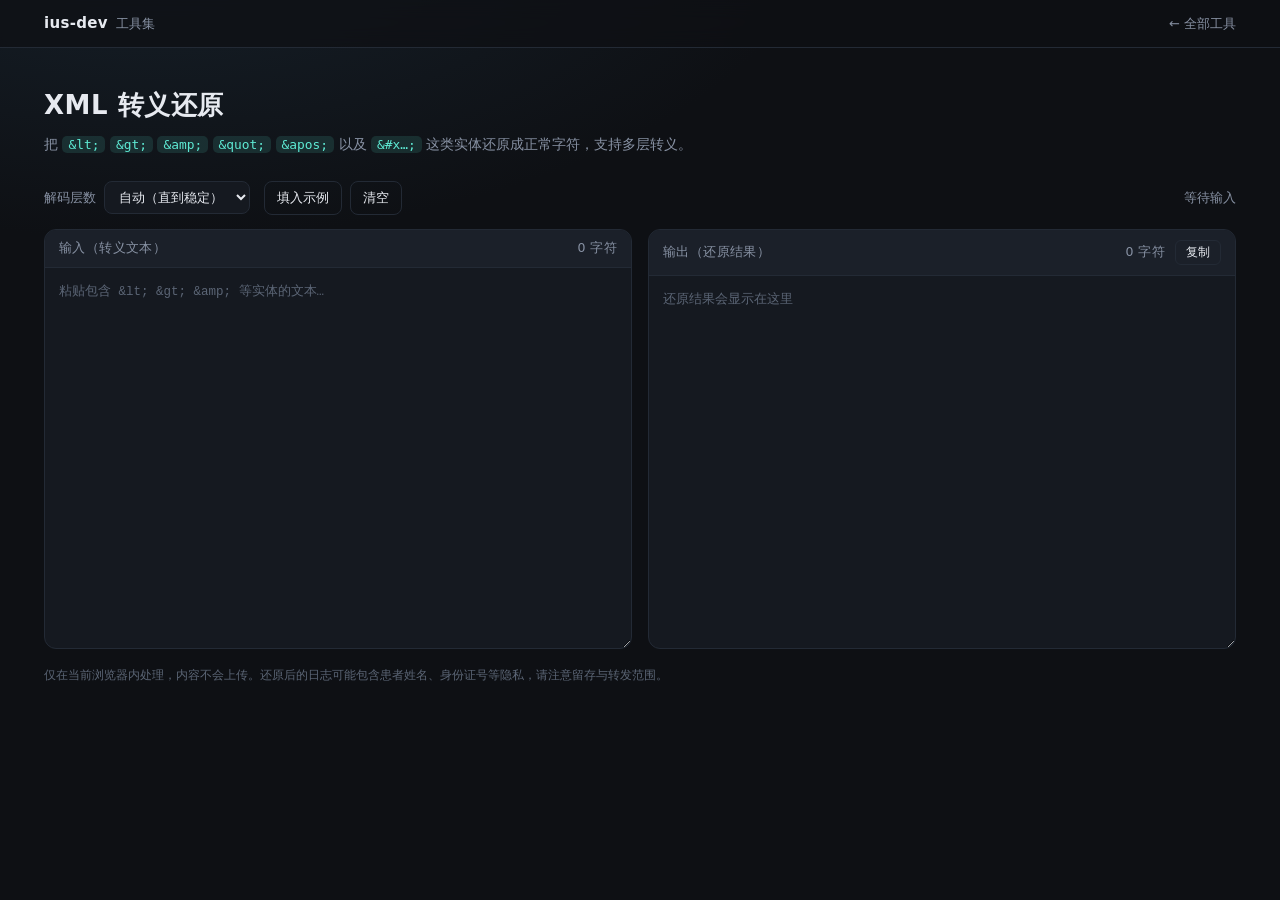
<file: tools/xml-unescape.html>
<!DOCTYPE html>
<html lang="zh-CN">
<head>
<meta charset="utf-8">
<meta name="viewport" content="width=device-width, initial-scale=1">
<title>XML 转义还原 · ius-dev 工具集</title>
<meta name="description" content="把 &lt; &gt; &amp; &quot; &apos; 以及 &#x…; 这类实体还原成正常字符，支持多层转义，全部在浏览器本地处理。">
<link rel="icon" href="../assets/favicon.svg" type="image/svg+xml">
<link rel="stylesheet" href="../assets/style.css">
</head>
<body>

<header class="site-header">
  <div class="wrap">
    <a class="brand" href="../">ius-dev <span>工具集</span></a>
    <a class="nav-back" href="../">← 全部工具</a>
  </div>
</header>

<main class="wrap">

  <header class="tool-head">
    <h1>XML 转义还原</h1>
    <p>
      把 <code>&amp;lt;</code> <code>&amp;gt;</code> <code>&amp;amp;</code> <code>&amp;quot;</code>
      <code>&amp;apos;</code> 以及 <code>&amp;#x…;</code> 这类实体还原成正常字符，支持多层转义。
    </p>
  </header>

  <section class="toolbar">
    <label for="passes">
      解码层数
      <select id="passes">
        <option value="auto">自动（直到稳定）</option>
        <option value="1">1 层</option>
        <option value="2">2 层</option>
        <option value="3">3 层</option>
      </select>
    </label>
    <div class="actions">
      <button id="sample" type="button">填入示例</button>
      <button id="clear" type="button">清空</button>
    </div>
    <div class="status" id="status">等待输入</div>
  </section>

  <section class="panes">
    <div class="pane">
      <div class="pane-head">
        <span>输入（转义文本）</span>
        <span class="meta"><span id="inMeta">0 字符</span></span>
      </div>
      <textarea id="input" spellcheck="false" placeholder="粘贴包含 &amp;lt; &amp;gt; &amp;amp; 等实体的文本…"></textarea>
    </div>
    <div class="pane">
      <div class="pane-head">
        <span>输出（还原结果）</span>
        <span class="meta">
          <span id="outMeta">0 字符</span>
          <button id="copy" class="copy" type="button">复制</button>
        </span>
      </div>
      <textarea id="output" class="output-text" spellcheck="false" readonly placeholder="还原结果会显示在这里"></textarea>
    </div>
  </section>

  <footer class="tool-footer">
    仅在当前浏览器内处理，内容不会上传。还原后的日志可能包含患者姓名、身份证号等隐私，请注意留存与转发范围。
  </footer>

</main>

<script>
(function () {
  'use strict';

  var NAMED = {
    amp: '&',
    lt: '<',
    gt: '>',
    quot: '"',
    apos: "'",
    nbsp: ' '
  };

  var ENTITY = /&(#[xX][0-9a-fA-F]+|#[0-9]+|[a-zA-Z][a-zA-Z0-9]*);/g;

  function decodeOnce(text) {
    var hits = 0;
    var result = text.replace(ENTITY, function (match, body) {
      if (body.charCodeAt(0) === 35) {
        var hex = body.charAt(1) === 'x' || body.charAt(1) === 'X';
        var code = parseInt(body.slice(hex ? 2 : 1), hex ? 16 : 10);
        if (code > 0 && code <= 0x10FFFF) {
          hits++;
          // 代理区按单个码元还原，成对的 &#xD83D;&#xDE00; 会在结果中自然拼成完整字符。
          return code <= 0xFFFF ? String.fromCharCode(code) : String.fromCodePoint(code);
        }
        return match;
      }
      if (Object.prototype.hasOwnProperty.call(NAMED, body)) {
        hits++;
        return NAMED[body];
      }
      return match;
    });
    return { text: result, hits: hits };
  }

  function decodeText(text, mode) {
    var maxLayers = mode === 'auto' ? 10 : Number(mode);
    var current = text;
    var layers = 0;
    var hits = 0;
    for (var i = 0; i < maxLayers; i++) {
      var step = decodeOnce(current);
      if (step.hits === 0) {
        break;
      }
      current = step.text;
      layers++;
      hits += step.hits;
    }
    return {
      text: current,
      layers: layers,
      hits: hits,
      remaining: decodeOnce(current).hits
    };
  }

  var els = {
    input: document.getElementById('input'),
    output: document.getElementById('output'),
    passes: document.getElementById('passes'),
    status: document.getElementById('status'),
    inMeta: document.getElementById('inMeta'),
    outMeta: document.getElementById('outMeta'),
    copy: document.getElementById('copy'),
    sample: document.getElementById('sample'),
    clear: document.getElementById('clear')
  };

  function chars(n) {
    return n.toLocaleString('zh-CN') + ' 字符';
  }

  function refresh() {
    var source = els.input.value;
    els.inMeta.textContent = chars(source.length);

    if (!source) {
      els.output.value = '';
      els.outMeta.textContent = chars(0);
      els.status.textContent = '等待输入';
      els.status.classList.remove('active');
      return;
    }

    var result = decodeText(source, els.passes.value);
    els.output.value = result.text;
    els.outMeta.textContent = chars(result.text.length);

    if (result.layers === 0) {
      els.status.textContent = '没有可解码的实体';
      els.status.classList.remove('active');
      return;
    }

    var label = '已解码 ' + result.layers + ' 层 · 共 ' + result.hits + ' 个实体';
    if (result.remaining > 0) {
      label += ' · 仍有 ' + result.remaining + ' 个未解码';
    }
    els.status.textContent = label;
    els.status.classList.add('active');
  }

  var copyTimer = null;
  function flashCopy(text) {
    els.copy.textContent = text;
    if (copyTimer) {
      clearTimeout(copyTimer);
    }
    copyTimer = setTimeout(function () {
      els.copy.textContent = '复制';
    }, 1200);
  }

  function copyOutput() {
    var text = els.output.value;
    if (!text) {
      return;
    }
    if (navigator.clipboard && navigator.clipboard.writeText) {
      navigator.clipboard.writeText(text).then(function () {
        flashCopy('已复制');
      }, function () {
        fallbackCopy(text);
      });
    } else {
      fallbackCopy(text);
    }
  }

  function fallbackCopy(text) {
    try {
      els.output.select();
      document.execCommand('copy');
      flashCopy('已复制');
    } catch (e) {
      flashCopy('复制失败');
    }
  }

  var SAMPLE = '<soap:Envelope xmlns:soap="http://schemas.xmlsoap.org/soap/envelope/">'
    + '<soap:Body><Process xmlns="CommWebService"><Msg>'
    + '&lt;Requset&gt;&lt;method&gt;EQ8002&lt;/method&gt;'
    + '&lt;patientname&gt;张三&lt;/patientname&gt;'
    + '&lt;idno&gt;110101199001011234&lt;/idno&gt;'
    + '&lt;cardno&gt;A&amp;amp;B&lt;/cardno&gt;'
    + '&lt;/Requset&gt;'
    + '</Msg></Process></soap:Body></soap:Envelope>';

  els.input.addEventListener('input', refresh);
  els.passes.addEventListener('change', refresh);
  els.copy.addEventListener('click', copyOutput);
  els.clear.addEventListener('click', function () {
    els.input.value = '';
    refresh();
    els.input.focus();
  });
  els.sample.addEventListener('click', function () {
    els.input.value = SAMPLE;
    els.passes.value = 'auto';
    refresh();
    els.input.focus();
    els.input.scrollTop = 0;
    els.input.scrollLeft = 0;
    els.output.scrollTop = 0;
    els.output.scrollLeft = 0;
  });

  refresh();
})();
</script>
</body>
</html>
</file>
<file: assets/style.css>
/* ius-dev 工具集 · 共享样式 */

:root {
  color-scheme: dark;
  --bg: #0e1014;
  --panel: #151920;
  --panel-head: #1b2029;
  --line: #232a35;
  --line-strong: #3a4657;
  --text: #e7eaf0;
  --muted: #8791a3;
  --faint: #5b6575;
  --accent: #5eead4;
  --accent-dim: rgba(94, 234, 212, .12);
  --accent-line: rgba(94, 234, 212, .45);
  --radius: 12px;
}

* { box-sizing: border-box; }

html { -webkit-text-size-adjust: 100%; }

body {
  margin: 0;
  min-height: 100vh;
  background:
    radial-gradient(1100px 560px at 12% -12%, #17222c 0%, transparent 62%),
    var(--bg);
  color: var(--text);
  font-family: ui-sans-serif, system-ui, "Segoe UI", "Microsoft YaHei", sans-serif;
  -webkit-font-smoothing: antialiased;
}

a { color: inherit; text-decoration: none; }

code {
  font-family: ui-monospace, "Cascadia Code", Consolas, monospace;
  font-size: .92em;
  padding: 1px 6px;
  border-radius: 5px;
  background: var(--accent-dim);
  color: var(--accent);
}

.wrap {
  max-width: 1240px;
  margin: 0 auto;
  padding: 40px 24px 56px;
}

/* 顶栏 */

.site-header {
  position: sticky;
  top: 0;
  z-index: 10;
  border-bottom: 1px solid var(--line);
  background: rgba(14, 16, 20, .72);
  backdrop-filter: blur(10px);
}

.site-header .wrap {
  display: flex;
  align-items: center;
  gap: 16px;
  padding: 14px 24px;
}

.brand {
  display: flex;
  align-items: baseline;
  gap: 8px;
  font-size: 15px;
  font-weight: 650;
  letter-spacing: .02em;
  transition: color .15s;
}

.brand span {
  color: var(--muted);
  font-size: 13px;
  font-weight: 500;
}

.brand:hover { color: var(--accent); }

.nav-back {
  margin-left: auto;
  color: var(--muted);
  font-size: 13px;
  transition: color .15s;
}

.nav-back:hover { color: var(--accent); }

/* 首页 */

.hero { margin: 8px 0 36px; }

.hero h1 {
  margin: 0 0 12px;
  font-size: 32px;
  font-weight: 650;
  letter-spacing: .01em;
}

.hero p {
  margin: 0;
  max-width: 62ch;
  color: var(--muted);
  font-size: 14px;
  line-height: 1.7;
}

.section-title {
  display: flex;
  align-items: center;
  gap: 10px;
  margin: 0 0 16px;
  font-size: 13px;
  font-weight: 600;
  letter-spacing: .08em;
  color: var(--muted);
  text-transform: uppercase;
}

.section-title::after {
  content: "";
  flex: 1;
  height: 1px;
  background: var(--line);
}

.section-title .count {
  display: inline-flex;
  align-items: center;
  justify-content: center;
  min-width: 22px;
  height: 20px;
  padding: 0 7px;
  border: 1px solid var(--line);
  border-radius: 999px;
  background: var(--panel);
  color: var(--text);
  font-size: 11.5px;
  font-variant-numeric: tabular-nums;
  letter-spacing: 0;
}

.tool-grid {
  display: grid;
  grid-template-columns: repeat(auto-fill, minmax(300px, 1fr));
  gap: 16px;
  margin: 0;
  padding: 0;
  list-style: none;
}

.tool-card {
  position: relative;
  display: flex;
  flex-direction: column;
  gap: 10px;
  height: 100%;
  padding: 20px;
  border: 1px solid var(--line);
  border-radius: 14px;
  background: linear-gradient(180deg, var(--panel-head), var(--panel));
  transition: border-color .15s, transform .15s, box-shadow .15s;
}

.tool-card:hover {
  border-color: var(--accent-line);
  transform: translateY(-2px);
  box-shadow: 0 16px 34px -22px #000, inset 0 0 0 1px rgba(94, 234, 212, .08);
}

.tool-card:focus-visible {
  outline: 2px solid var(--accent);
  outline-offset: 3px;
}

.tool-card-head {
  display: flex;
  align-items: center;
  gap: 12px;
}

.tool-icon {
  display: inline-flex;
  align-items: center;
  justify-content: center;
  width: 34px;
  height: 34px;
  flex: none;
  border: 1px solid var(--line);
  border-radius: 9px;
  background: var(--accent-dim);
  color: var(--accent);
  font-family: ui-monospace, "Cascadia Code", Consolas, monospace;
  font-size: 12px;
}

.tool-card h3 {
  margin: 0;
  font-size: 15.5px;
  font-weight: 600;
}

.tool-card p {
  margin: 0;
  color: var(--muted);
  font-size: 13px;
  line-height: 1.65;
}

.tool-tags {
  display: flex;
  flex-wrap: wrap;
  gap: 6px;
}

.tool-tags span {
  padding: 2px 8px;
  border: 1px solid var(--line);
  border-radius: 999px;
  color: var(--faint);
  font-size: 11.5px;
}

.tool-enter {
  margin-top: auto;
  padding-top: 4px;
  color: var(--accent);
  font-size: 13px;
  transition: transform .15s;
}

.tool-card:hover .tool-enter { transform: translateX(3px); }

.site-footer {
  border-top: 1px solid var(--line);
  color: var(--faint);
  font-size: 12px;
  line-height: 1.7;
}

.site-footer .wrap { padding: 18px 24px; }

.site-footer p { margin: 0; }

/* ===== 工具页通用组件 ===== */

.tool-head { margin-bottom: 24px; }

.tool-head h1 {
  margin: 0 0 10px;
  font-size: 26px;
  font-weight: 650;
  letter-spacing: .02em;
}

.tool-head p {
  margin: 0;
  max-width: 74ch;
  color: var(--muted);
  font-size: 14px;
  line-height: 1.7;
}

.toolbar {
  display: flex;
  flex-wrap: wrap;
  align-items: center;
  gap: 14px;
  margin-bottom: 14px;
}

.toolbar label {
  display: flex;
  align-items: center;
  gap: 8px;
  color: var(--muted);
  font-size: 13px;
}

select {
  padding: 7px 10px;
  border: 1px solid var(--line);
  border-radius: 8px;
  background: var(--panel);
  color: var(--text);
  font: inherit;
  font-size: 13px;
}

select:focus-visible {
  outline: 2px solid var(--accent);
  outline-offset: 1px;
}

.actions { display: flex; gap: 8px; }

button {
  padding: 7px 12px;
  border: 1px solid var(--line);
  border-radius: 8px;
  background: transparent;
  color: var(--text);
  font: inherit;
  font-size: 13px;
  cursor: pointer;
  transition: background .15s, border-color .15s;
}

button:hover {
  border-color: var(--line-strong);
  background: #1a2029;
}

button:focus-visible {
  outline: 2px solid var(--accent);
  outline-offset: 2px;
}

.status {
  margin-left: auto;
  color: var(--muted);
  font-size: 13px;
  font-variant-numeric: tabular-nums;
}

.status.active { color: var(--accent); }

.panes {
  display: grid;
  grid-template-columns: 1fr 1fr;
  gap: 16px;
}

@media (max-width: 900px) {
  .panes { grid-template-columns: 1fr; }
  .pane { min-height: 280px; }
  .pane textarea { min-height: 220px; }
}

.pane {
  display: flex;
  flex-direction: column;
  min-height: 420px;
  overflow: hidden;
  border: 1px solid var(--line);
  border-radius: var(--radius);
  background: var(--panel);
}

.pane-head {
  display: flex;
  justify-content: space-between;
  align-items: center;
  gap: 12px;
  padding: 10px 14px;
  border-bottom: 1px solid var(--line);
  background: var(--panel-head);
  color: var(--muted);
  font-size: 12.5px;
  letter-spacing: .03em;
}

.meta {
  display: flex;
  align-items: center;
  gap: 10px;
  font-variant-numeric: tabular-nums;
}

textarea {
  flex: 1;
  min-height: 340px;
  padding: 14px;
  border: 0;
  background: transparent;
  color: var(--text);
  font-family: ui-monospace, "Cascadia Code", Consolas, "Courier New", monospace;
  font-size: 12.5px;
  line-height: 1.65;
  tab-size: 2;
  white-space: pre;
  overflow: auto;
  resize: vertical;
  outline: none;
}

textarea::placeholder { color: var(--faint); }

.output-text { color: #d9fff7; }

.copy {
  padding: 3px 10px;
  border-radius: 6px;
  font-size: 12px;
}

.tool-footer {
  margin-top: 16px;
  color: var(--faint);
  font-size: 12px;
  line-height: 1.7;
}

/* 面板内滚动内容（与 textarea 二选一） */

.pane-body {
  flex: 1;
  min-height: 0;
  padding: 14px;
  overflow: auto;
}

.pane-body > * + * { margin-top: 20px; }

.pane-body h4 {
  margin: 0 0 8px;
  color: var(--muted);
  font-size: 11.5px;
  font-weight: 600;
  letter-spacing: .06em;
}

.pane-hint {
  margin: 12px 0 0;
  color: var(--faint);
  font-size: 12px;
  line-height: 1.8;
}

.placeholder-text {
  margin: 0;
  color: var(--faint);
  font-size: 13px;
  line-height: 1.8;
}

/* 单行文本输入 */

input[type="text"] {
  min-width: 0;
  padding: 7px 10px;
  border: 1px solid var(--line);
  border-radius: 8px;
  background: var(--panel);
  color: var(--text);
  font: inherit;
  font-size: 13px;
  outline: none;
  transition: border-color .15s;
}

input[type="text"]::placeholder { color: var(--faint); }

input[type="text"]:focus-visible {
  border-color: var(--line-strong);
  outline: 1px solid var(--accent-line);
  outline-offset: 1px;
}

input[type="text"].invalid { border-color: #7a3b46; }

select:disabled { color: var(--faint); cursor: not-allowed; }

/* 文件选择 */

input[type="file"] {
  max-width: 100%;
  color: var(--muted);
  font: inherit;
  font-size: 12.5px;
}

input[type="file"]::file-selector-button {
  margin-right: 10px;
  padding: 7px 12px;
  border: 1px solid var(--line);
  border-radius: 8px;
  background: transparent;
  color: var(--text);
  font: inherit;
  font-size: 13px;
  cursor: pointer;
  transition: background .15s, border-color .15s;
}

input[type="file"]::file-selector-button:hover {
  border-color: var(--line-strong);
  background: #1a2029;
}

/* 逐字符标记（字体覆盖情况） */

.char-preview {
  font-size: 21px;
  line-height: 1.95;
  white-space: pre-wrap;
  overflow-wrap: anywhere;
}

.char-preview .ok { color: var(--accent); }

.char-preview .miss {
  background: rgba(242, 160, 173, .16);
  color: #f2a0ad;
  text-decoration: underline 2px #f2a0ad;
  text-underline-offset: 3px;
}

.char-preview .skip { color: var(--faint); }

/* 与 .panes 垂直堆叠的整宽面板 */

.pane-stack { margin-top: 16px; }

/* 行式表单（可增删的行） */

.field-rows {
  display: flex;
  flex-direction: column;
  gap: 8px;
}

.field-row {
  display: grid;
  grid-template-columns: 88px 1fr auto;
  gap: 8px;
  align-items: center;
}

.row-remove {
  width: 30px;
  padding: 6px 0;
  color: var(--faint);
  font-size: 15px;
  line-height: 1;
  text-align: center;
}

.row-remove:hover {
  border-color: #7a3b46;
  color: #f2a0ad;
}

.field-add {
  margin-top: 12px;
  border-style: dashed;
  color: var(--muted);
}

/* 数据表格 */

.table-wrap { overflow: auto; }

.data-table {
  width: 100%;
  border-collapse: collapse;
  font-size: 12.5px;
}

.data-table th,
.data-table td {
  padding: 7px 10px 7px 0;
  border-bottom: 1px solid var(--line);
  text-align: left;
  white-space: nowrap;
}

.data-table th {
  color: var(--muted);
  font-size: 11.5px;
  font-weight: 500;
  letter-spacing: .03em;
}

.data-table td { font-variant-numeric: tabular-nums; }

.data-table tbody tr:last-child td { border-bottom: 0; }

.data-table .num { text-align: right; padding-right: 14px; }

.data-table .is-ref { color: var(--accent); }

/* 本地示意地图（SVG，不加载在线瓦片） */

.map-pane { margin-top: 16px; }

.map-stage {
  position: relative;
  height: 440px;
  overflow: hidden;
}

.map-stage svg {
  display: block;
  width: 100%;
  height: 100%;
  touch-action: none;
  cursor: grab;
  user-select: none;
}

.map-stage svg.dragging { cursor: grabbing; }

.map-grid line { stroke: var(--line); }

.map-grid text {
  fill: var(--faint);
  font-size: 10.5px;
  font-variant-numeric: tabular-nums;
}

.map-link {
  stroke: var(--accent-line);
  stroke-width: 1;
  stroke-dasharray: 4 4;
}

.map-dist {
  fill: var(--muted);
  font-size: 11px;
  font-variant-numeric: tabular-nums;
  paint-order: stroke;
  stroke: var(--panel);
  stroke-width: 3px;
}

.map-point circle {
  fill: var(--panel);
  stroke: var(--accent);
  stroke-width: 2;
}

.map-point.ref circle { fill: var(--accent); }

.map-point text {
  fill: var(--text);
  font-size: 12px;
  paint-order: stroke;
  stroke: var(--panel);
  stroke-width: 3px;
}

.map-point.ref text {
  fill: var(--accent);
  font-weight: 600;
}

.map-north path { fill: var(--muted); }

.map-north text {
  fill: var(--muted);
  font-size: 10px;
  letter-spacing: .08em;
}

.map-scale line { stroke: var(--muted); stroke-width: 1.5; }

.map-scale text {
  fill: var(--muted);
  font-size: 10.5px;
  font-variant-numeric: tabular-nums;
}

.map-empty {
  position: absolute;
  inset: 0;
  display: flex;
  align-items: center;
  justify-content: center;
  margin: 0;
  color: var(--faint);
  font-size: 13px;
}

.map-empty[hidden] { display: none; }

.zoom-group { display: flex; gap: 6px; }

.zoom-group button {
  padding: 3px 9px;
  border-radius: 6px;
  font-size: 12px;
}

@media (max-width: 640px) {
  .wrap { padding: 28px 18px 44px; }
  .site-header .wrap { padding: 12px 18px; }
  .hero h1 { font-size: 24px; line-height: 1.35; }
  .tool-head h1 { font-size: 22px; }
  .tool-grid { grid-template-columns: 1fr; }
  .status { margin-left: 0; flex-basis: 100%; }
  .toolbar { gap: 10px 14px; }
  .data-table { font-size: 11.5px; }
  .data-table th, .data-table td { padding-right: 3px; }
  .data-table th:last-child, .data-table td:last-child { padding-right: 0; }
  .map-stage { height: 320px; }
}

@media (prefers-reduced-motion: reduce) {
  * { transition: none !important; }
  .tool-card:hover { transform: none; }
  .tool-card:hover .tool-enter { transform: none; }
}
</file>
